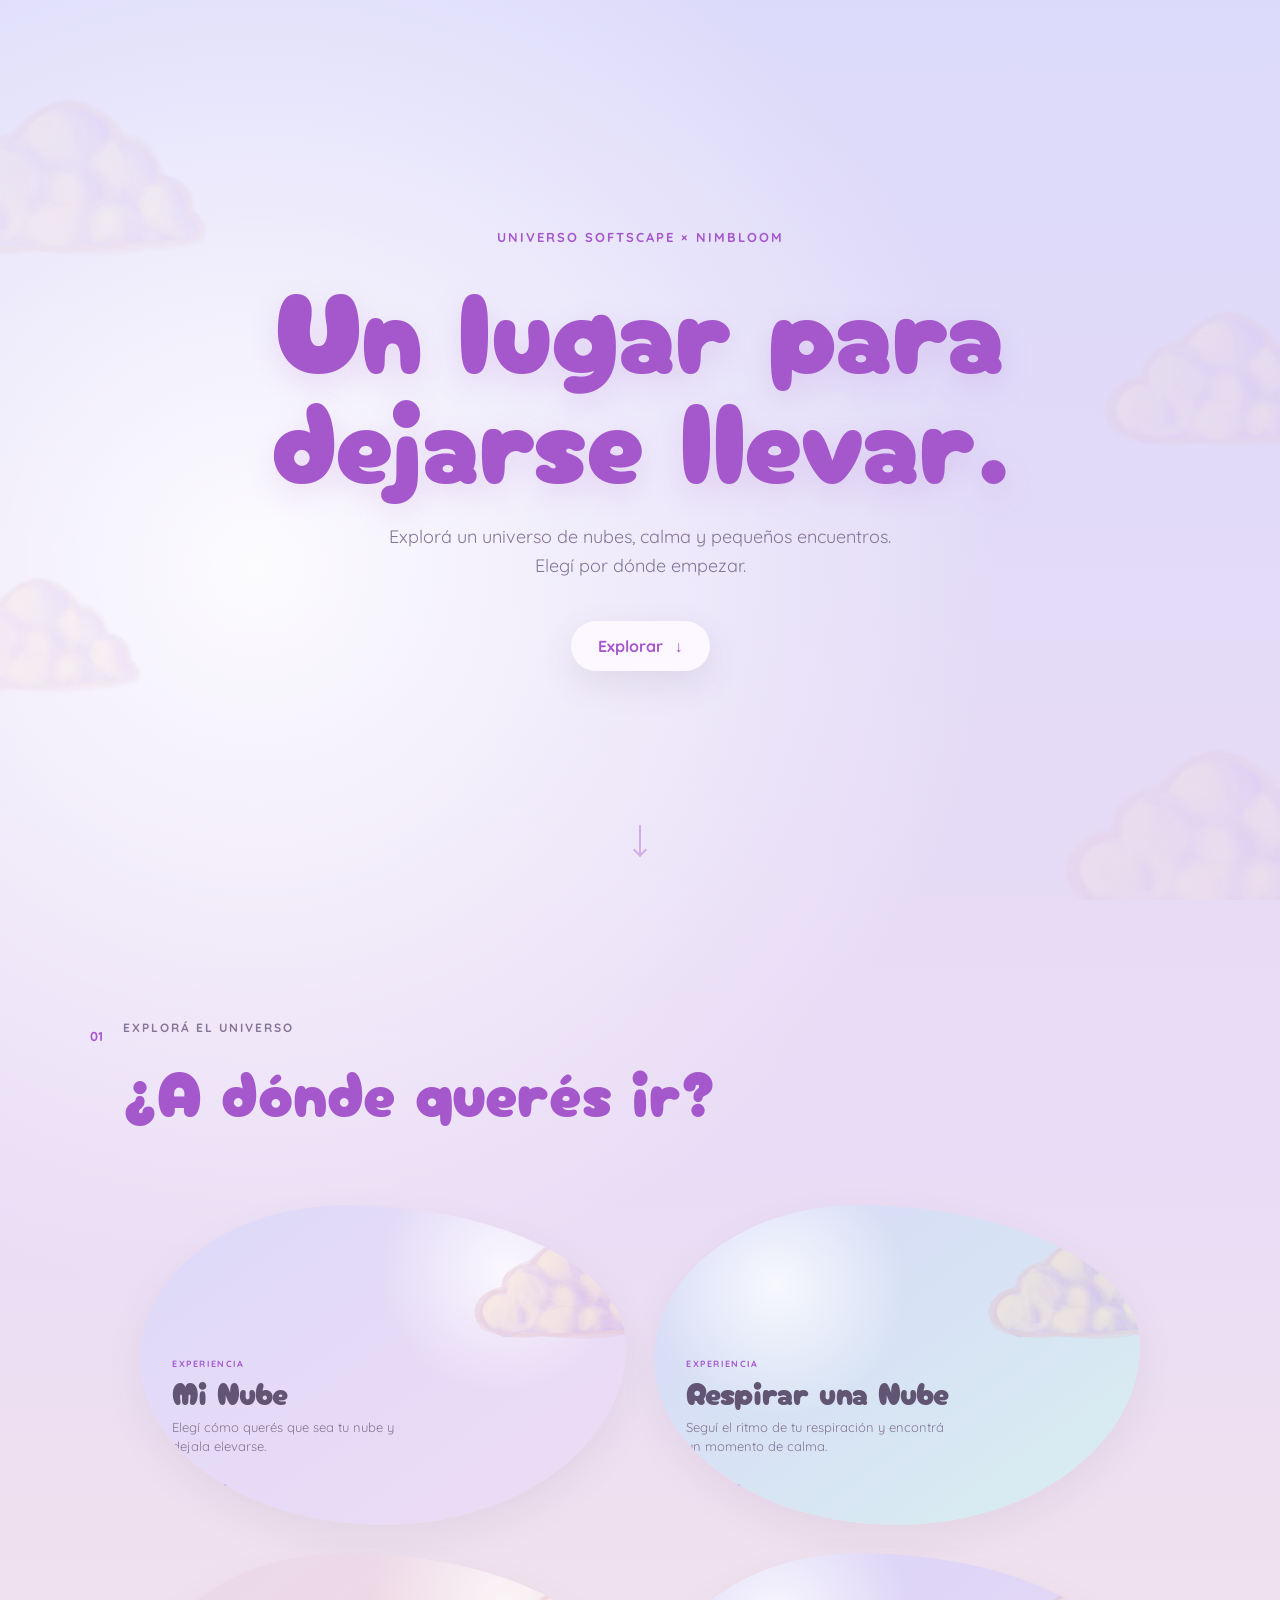
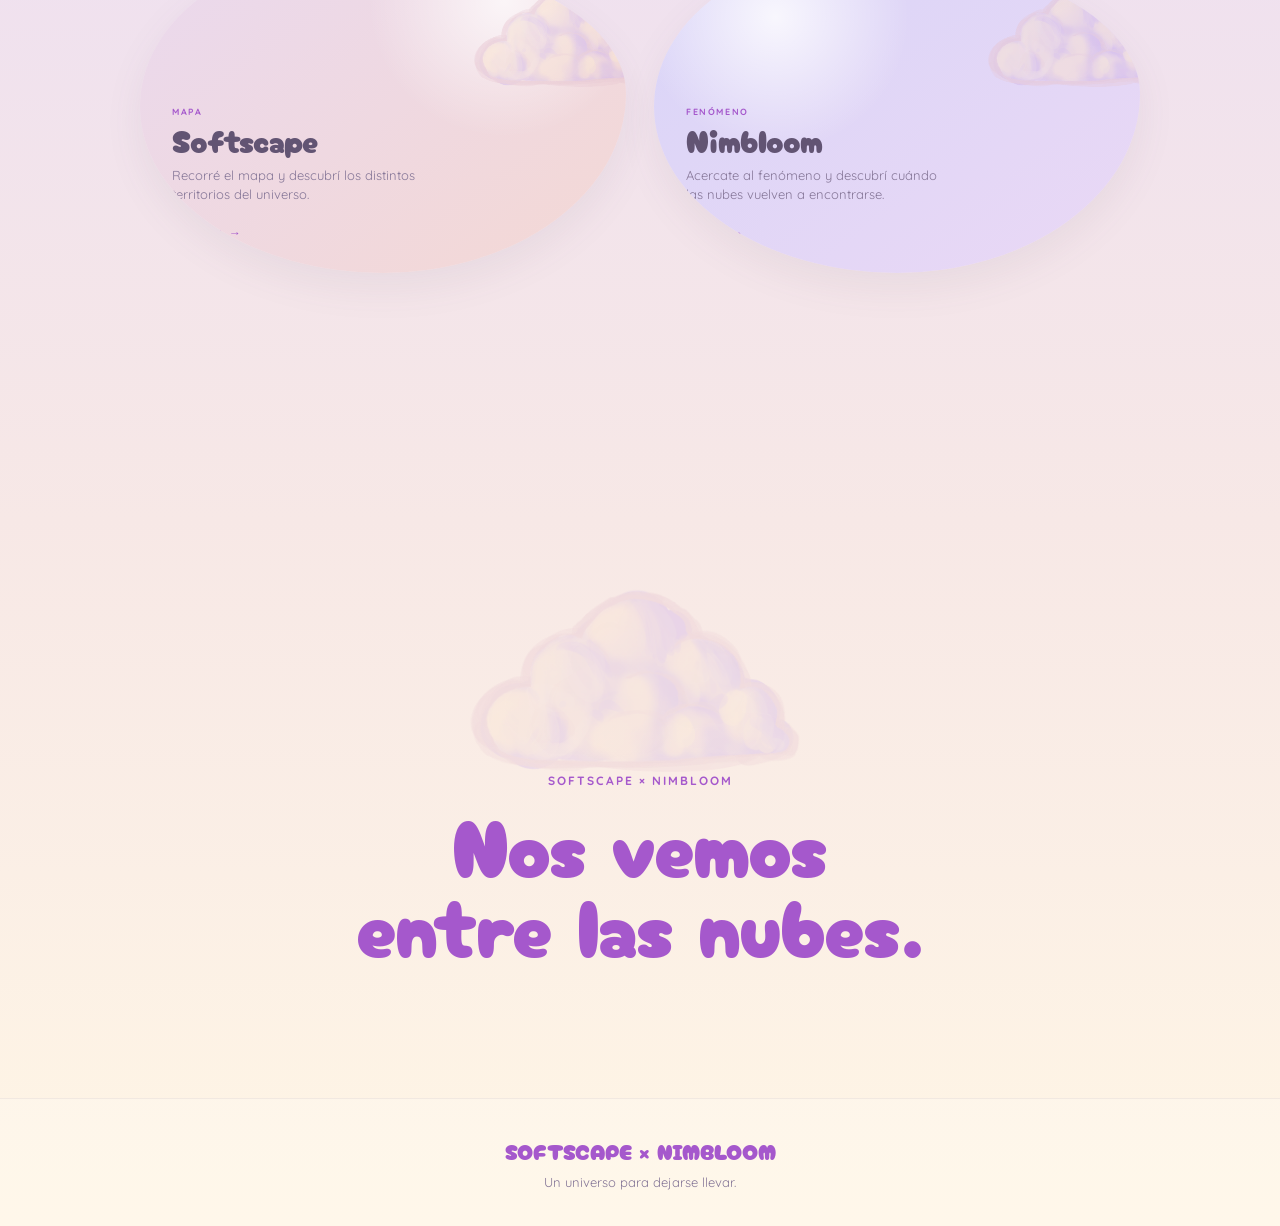
<file: index.html>
<!DOCTYPE html>
<html lang="es">

<head>
    <meta charset="UTF-8">
    <meta name="viewport" content="width=device-width, initial-scale=1.0">

    <title>Softscape × Nimbloom</title>

    <!-- Tipografías -->
    <link rel="preconnect" href="https://fonts.googleapis.com">
    <link rel="preconnect" href="https://fonts.gstatic.com" crossorigin>

    <link
        href="https://fonts.googleapis.com/css2?family=Cherry+Bomb+One&family=Quicksand:wght@400;500;600;700&display=swap"
        rel="stylesheet">

    <link rel="stylesheet" href="style.css">
</head>

<body>

    <!-- NUBES DE FONDO -->
    <div class="fondo-nubes">

        <img src="img/nube.png" class="nube nube-1" alt="">
        <img src="img/nube.png" class="nube nube-2" alt="">
        <img src="img/nube.png" class="nube nube-3" alt="">
        <img src="img/nube.png" class="nube nube-4" alt="">

    </div>


    <!-- CONTENIDO PRINCIPAL -->
    <main>

        <!-- =========================
             HERO
        ========================== -->

        <section class="hero">

            <div class="hero-contenido">

                <p class="mini-titulo">
                    UNIVERSO SOFTSCAPE × NIMBLOOM
                </p>

                <h1>
                    Un lugar para<br>
                    dejarse llevar.
                </h1>

                <p class="descripcion">
                    Explorá un universo de nubes, calma y pequeños
                    encuentros. Elegí por dónde empezar.
                </p>

                <button class="boton-explorar" id="explorar">
                    Explorar
                    <span>↓</span>
                </button>

            </div>


            <!-- INDICADOR DE SCROLL -->
            <div class="flecha-scroll">
                <span></span>
            </div>

        </section>


        <!-- =========================
             PORTAL
        ========================== -->

        <section class="portal" id="portal">

            <div class="titulo-seccion">

                <span>01</span>

                <div>

                    <p>EXPLORÁ EL UNIVERSO</p>

                    <h2>
                        ¿A dónde querés ir?
                    </h2>

                </div>

            </div>


            <!-- =========================
                 TERRITORIOS
            ========================== -->

            <div class="territorios">


                <!-- MI NUBE -->

                <a
                    href="mi-nube/index.html"
                    class="territorio territorio-1"
                >

                    <div class="numero">
                        01
                    </div>


                    <div class="territorio-nube">

                        <img
                            src="img/nube.png"
                            alt=""
                        >

                    </div>


                    <div class="territorio-texto">

                        <p class="categoria">
                            EXPERIENCIA
                        </p>

                        <h3>
                            Mi Nube
                        </h3>

                        <p>
                            Elegí cómo querés que sea tu nube
                            y dejala elevarse.
                        </p>

                        <span class="entrar">
                            Entrar
                            <span>→</span>
                        </span>

                    </div>

                </a>



                <!-- RESPIRAR UNA NUBE -->

                <a
                    href="respiracion/index.html"
                    class="territorio territorio-2"
                >

                    <div class="numero">
                        02
                    </div>


                    <div class="territorio-nube">

                        <img
                            src="img/nube.png"
                            alt=""
                        >

                    </div>


                    <div class="territorio-texto">

                        <p class="categoria">
                            EXPERIENCIA
                        </p>

                        <h3>
                            Respirar una Nube
                        </h3>

                        <p>
                            Seguí el ritmo de tu respiración
                            y encontrá un momento de calma.
                        </p>

                        <span class="entrar">
                            Entrar
                            <span>→</span>
                        </span>

                    </div>

                </a>



                <!-- SOFTSCAPE -->

                <a
                    href="./islas/index.html"
                    class="territorio territorio-3"
                >

                    <div class="numero">
                        03
                    </div>


                    <div class="territorio-nube">

                        <img
                            src="img/nube.png"
                            alt=""
                        >

                    </div>


                    <div class="territorio-texto">

                        <p class="categoria">
                            MAPA
                        </p>

                        <h3>
                            Softscape
                        </h3>

                        <p>
                            Recorré el mapa y descubrí los
                            distintos territorios del universo.
                        </p>

                        <span class="entrar">
                            Explorar
                            <span>→</span>
                        </span>

                    </div>

                </a>



                <!-- NIMBLOOM -->

                <a
                    href="nimbloom/index.html"
                    class="territorio territorio-4"
                >

                    <div class="numero">
                        04
                    </div>


                    <div class="territorio-nube">

                        <img
                            src="img/nube.png"
                            alt=""
                        >

                    </div>


                    <div class="territorio-texto">

                        <p class="categoria">
                            FENÓMENO
                        </p>

                        <h3>
                            Nimbloom
                        </h3>

                        <p>
                            Acercate al fenómeno y descubrí
                            cuándo las nubes vuelven a encontrarse.
                        </p>

                        <span class="entrar">
                            Entrar
                            <span>→</span>
                        </span>

                    </div>

                </a>


            </div>

        </section>



        <!-- =========================
             CIERRE
        ========================== -->

        <section class="cierre">

            <div class="cierre-nube">

                <img
                    src="img/nube.png"
                    alt=""
                >

            </div>


            <p>
                SOFTSCAPE × NIMBLOOM
            </p>


            <h2>
                Nos vemos<br>
                entre las nubes.
            </h2>

        </section>

    </main>



    <!-- =========================
         FOOTER
    ========================== -->

    <footer>

        <p>
            SOFTSCAPE × NIMBLOOM
        </p>

        <span>
            Un universo para dejarse llevar.
        </span>

    </footer>



    <!-- JAVASCRIPT -->

    <script src="script.js"></script>

</body>

</html>
</file>
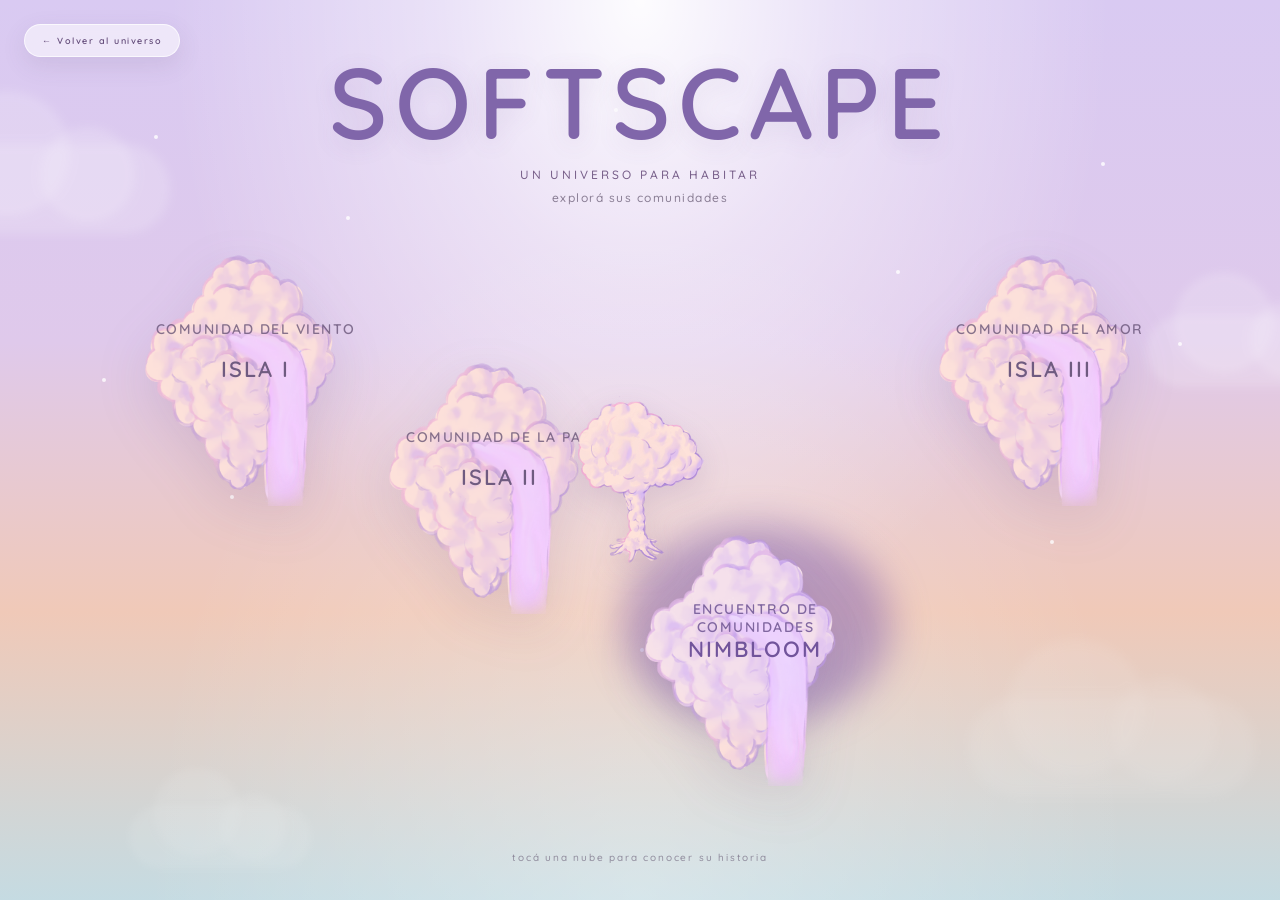
<file: islas/index.html>
<!DOCTYPE html>
<html lang="es">

<head>
    <meta charset="UTF-8">
    <meta name="viewport" content="width=device-width, initial-scale=1.0">

    <title>Softscape | Mapa</title>

    <!-- FUENTE -->
    <link rel="preconnect" href="https://fonts.googleapis.com">
    <link rel="preconnect" href="https://fonts.gstatic.com" crossorigin>

    <link href="https://fonts.googleapis.com/css2?family=Quicksand:wght@400;500;600;700&display=swap"
        rel="stylesheet">

    <style>

        /* =====================================================
           BASE
        ===================================================== */

        * {
            box-sizing: border-box;
            margin: 0;
            padding: 0;
        }

        :root {
            --lavanda: #cdb9ed;
            --lavanda-clara: #e8def8;
            --lila: #9c82c7;
            --lila-profundo: #8065ad;

            --rosa: #e9b9c8;
            --durazno: #f1c5a7;

            --amarillo: #f5df9b;

            --texto: #625473;
            --texto-suave: #857697;

            --blanco: #fffdfd;
        }

        body {
            font-family: "Quicksand", sans-serif;
            overflow: hidden;
            color: var(--texto);
        }


        /* =====================================================
           MAPA
        ===================================================== */

        #mapa {
            width: 100vw;
            height: 100vh;
            position: relative;
            overflow: hidden;

            background:
                radial-gradient(
                    ellipse at 50% 0%,
                    rgba(255,255,255,.95) 0%,
                    rgba(255,255,255,.45) 22%,
                    transparent 52%
                ),
                linear-gradient(
                    180deg,
                    #d9caf2 0%,
                    #dfc9eb 38%,
                    #f0c9b8 68%,
                    #c5dbe2 100%
                );
        }

        #mapa::after {
            content: "";
            position: absolute;
            inset: 0;

            background:
                radial-gradient(
                    ellipse at 50% 100%,
                    rgba(255,255,255,.3),
                    transparent 55%
                );

            pointer-events: none;
        }


        /* =====================================================
           BOTÓN VOLVER AL UNIVERSO
        ===================================================== */

        .volver-home {
            position: absolute;

            top: 24px;
            left: 24px;

            z-index: 9999;

            padding: 10px 17px;

            border-radius: 50px;

            background: rgba(255,255,255,.55);

            border: 1px solid rgba(255,255,255,.7);

            backdrop-filter: blur(10px);
            -webkit-backdrop-filter: blur(10px);

            box-shadow:
                0 8px 25px rgba(98,84,115,.12);

            color: #624a78;

            font-family: "Quicksand", sans-serif;

            font-size: 9px;

            font-weight: 600;

            letter-spacing: 1.5px;

            text-decoration: none;

            transition: .3s ease;
        }

        .volver-home:hover {
            background: rgba(255,255,255,.8);

            transform: translateY(-2px);

            box-shadow:
                0 12px 30px rgba(98,84,115,.18);
        }


        /* =====================================================
           ESTRELLAS
        ===================================================== */

        .estrella {
            position: absolute;
            width: 4px;
            height: 4px;

            border-radius: 50%;

            background: rgba(255,255,255,.8);

            animation: brillo 5s ease-in-out infinite;

            z-index: 1;
        }

        .e1 { top: 15%; left: 12%; }
        .e2 { top: 24%; left: 27%; animation-delay: 1s; }
        .e3 { top: 12%; left: 48%; animation-delay: 2s; }
        .e4 { top: 30%; left: 70%; animation-delay: 1.5s; }
        .e5 { top: 18%; left: 86%; animation-delay: 3s; }
        .e6 { top: 42%; left: 8%; animation-delay: 2.5s; }
        .e7 { top: 38%; left: 92%; animation-delay: .5s; }
        .e8 { top: 55%; left: 18%; animation-delay: 3.5s; }
        .e9 { top: 60%; left: 82%; animation-delay: 1.2s; }
        .e10 { top: 72%; left: 50%; animation-delay: 2.7s; }

        @keyframes brillo {

            0%, 100% {
                opacity: .2;
                transform: scale(.7);
            }

            50% {
                opacity: .9;
                transform: scale(1.5);
            }
        }


        /* =====================================================
           NUBES DEL FONDO
        ===================================================== */

        .nube-fondo {
            position: absolute;

            width: 260px;
            height: 90px;

            border-radius: 100px;

            background: rgba(255,255,255,.25);

            filter: blur(5px);

            opacity: .7;

            animation: nubeFlota 10s ease-in-out infinite;

            z-index: 2;
        }

        .nube-fondo::before,
        .nube-fondo::after {
            content: "";

            position: absolute;

            background: inherit;

            border-radius: 50%;
        }

        .nube-fondo::before {
            width: 125px;
            height: 125px;

            left: 35px;
            bottom: 18px;
        }

        .nube-fondo::after {
            width: 95px;
            height: 95px;

            right: 35px;
            bottom: 12px;
        }

        .nf1 {
            top: 16%;
            left: -90px;
        }

        .nf2 {
            top: 34%;
            right: -100px;

            transform: scale(.8);

            animation-delay: 2s;
        }

        .nf3 {
            bottom: 2%;
            left: 7%;

            transform: scale(.7);

            opacity: .35;

            animation-delay: 4s;
        }

        .nf4 {
            bottom: 12%;
            right: 3%;

            transform: scale(1.1);

            opacity: .35;

            animation-delay: 6s;
        }

        @keyframes nubeFlota {

            0%, 100% {
                transform: translateY(0);
            }

            50% {
                transform: translateY(-12px);
            }
        }


        /* =====================================================
           ENCABEZADO
        ===================================================== */

        .titulo {
            position: absolute;

            top: 6%;
            left: 50%;

            transform: translateX(-50%);

            width: 90%;

            text-align: center;

            z-index: 20;
        }

        .titulo h1 {
            font-size: clamp(52px, 8vw, 100px);

            font-weight: 600;

            letter-spacing: 7px;

            color: #8066aa;

            line-height: .95;

            text-shadow:
                0 5px 25px rgba(112,82,150,.12);
        }

        .titulo p {
            margin-top: 18px;

            font-size: 12px;

            font-weight: 500;

            letter-spacing: 3px;

            color: #765d88;

            text-transform: uppercase;
        }

        .subtitulo-mapa {
            margin-top: 8px;

            font-size: 12px;

            font-weight: 500;

            letter-spacing: 1.5px;

            color: rgba(82,67,94,.65);
        }


        /* =====================================================
           ISLAS
        ===================================================== */

        .islas {
            position: absolute;
            inset: 0;

            z-index: 10;
        }

        .isla {
            position: absolute;

            width: 230px;
            height: 170px;

            cursor: pointer;

            transition:
                transform .6s cubic-bezier(.2,.8,.2,1),
                filter .6s ease;
        }

        .isla:hover {
            transform: translateY(-13px) scale(1.04);

            filter:
                drop-shadow(
                    0 20px 25px rgba(111,86,137,.16)
                );
        }


        /* =====================================================
           IMAGEN DE LAS ISLAS
        ===================================================== */

        .isla-imagen {
            position: absolute;

            width: 200px;
            height: 350px;

            inset: 0;

            object-fit: contain;

            display: block;

            filter:
                drop-shadow(
                    0 18px 25px rgba(104,77,128,.14)
                );

            transition:
                transform .6s ease,
                filter .6s ease;
        }

        .isla:hover .isla-imagen {
            transform: translateY(-3px);

            filter:
                drop-shadow(
                    0 24px 35px rgba(104,77,128,.19)
                );
        }


        /* =====================================================
           CAPA LILA NIMBLOOM
        ===================================================== */

        #isla4::after {
            content: "";
            position: absolute;
            width: 270px;
            height: 200px;

            background: rgba(119, 86, 173, 0.452);
            mix-blend-mode: color;
            filter: blur(18px);
            border-radius: 50%;
            pointer-events: none;
            z-index: 4;
            transform: translate(-18px, 65px);
        }


        /* =====================================================
           POSICIONES
        ===================================================== */

        #isla1 {
            top: 20%;
            left: 11%;
        }

        #isla2 {
            top: 32%;
            left: 30%;
        }

        #isla3 {
            top: 20%;
            right: 9%;
        }

        #isla4 {
            bottom: 30%;
            right: 32%;
        }


        /* =====================================================
           TEXTOS DE LAS ISLAS
        ===================================================== */

        .nombre-isla {
            position: absolute;

            width: 100%;

            top: 175px;
            left: 0;

            text-align: center;

            font-size: 22px;

            font-weight: 600;

            letter-spacing: 2px;

            color: #6f5b80;

            z-index: 8;
        }

        .comunidad {
            position: absolute;

            width: 100%;

            top: 140px;
            left: 0;

            text-align: center;

            font-size: 14px;

            font-weight: 600;

            letter-spacing: 1.5px;

            text-transform: uppercase;

            color: rgba(92,72,108,.72);

            z-index: 9;
        }


        /* =====================================================
           NIMBLOOM
        ===================================================== */

        #isla4 .nombre-isla {
            color: #71549b;
        }

        #isla4 .comunidad {
            color: #8067a0;
        }


        /* =====================================================
           ÁRBOL NIMBLOOM
        ===================================================== */

        .arbol-punto {
            position: absolute;

            left: 50%;
            bottom: 35%;

            width: 150px;

            text-align: center;

            cursor: pointer;

            z-index: 15;

            transform: translateX(-50%);

            transition:
                transform .5s ease,
                filter .5s ease;
        }

        .arbol-punto img {
            width: 135px;
            height: auto;

            object-fit: contain;

            display: block;

            margin: 0 auto;

            filter:
                drop-shadow(
                    0 10px 15px rgba(104,77,128,.16)
                );

            transition:
                transform .5s ease,
                filter .5s ease;
        }

        .arbol-punto span {
            display: block;

            margin-top: -3px;

            font-family: "Quicksand", sans-serif;

            font-size: 11px;

            font-weight: 600;

            letter-spacing: 1px;

            color: #76558f;

            opacity: 0;

            transform: translateY(5px);

            transition: .3s ease;
        }

        .arbol-punto:hover {
            transform: translateX(-50%) translateY(-8px);
        }

        .arbol-punto:hover img {
            transform: scale(1.06);

            filter:
                drop-shadow(
                    0 15px 22px rgba(104,77,128,.23)
                );
        }

        .arbol-punto:hover span {
            opacity: 1;

            transform: translateY(0);
        }


        /* =====================================================
           INDICACIÓN
        ===================================================== */

        .indicacion {
            position: absolute;

            bottom: 4%;

            left: 50%;

            transform: translateX(-50%);

            width: max-content;
            max-width: 90%;

            font-size: 10px;

            font-weight: 500;

            letter-spacing: 1.8px;

            color: rgba(83,67,96,.55);

            text-align: center;

            z-index: 20;
        }


        /* =====================================================
           MODAL
        ===================================================== */

        .modal {
            position: fixed;
            inset: 0;

            background: rgba(87,67,103,.24);

            backdrop-filter: blur(14px);

            display: none;

            align-items: center;
            justify-content: center;

            padding: 20px;

            z-index: 100;
        }

        .modal.activo {
            display: flex;
        }

        .modal-contenido {
            position: relative;

            width: min(570px, 92vw);

            padding: 45px;

            background:
                linear-gradient(
                    145deg,
                    rgba(255,255,255,.97),
                    rgba(244,237,251,.96)
                );

            border: 1px solid rgba(255,255,255,.7);

            border-radius: 32px;

            box-shadow:
                0 30px 70px rgba(76,57,92,.2);

            animation: aparecer .45s ease;
        }

        @keyframes aparecer {

            from {
                opacity: 0;

                transform:
                    translateY(20px)
                    scale(.96);
            }

            to {
                opacity: 1;

                transform:
                    translateY(0)
                    scale(1);
            }
        }

        .cerrar {
            position: absolute;

            top: 18px;
            right: 20px;

            width: 34px;
            height: 34px;

            border: none;

            border-radius: 50%;

            background: #eee6f5;

            color: #776183;

            font-size: 20px;

            cursor: pointer;

            transition: .3s;
        }

        .cerrar:hover {
            background: #e1d4ed;

            transform: rotate(90deg);
        }

        .modal-contenido h2 {
            font-size: 34px;

            font-weight: 600;

            color: #8065a5;

            margin-bottom: 8px;
        }

        .modal-contenido .sub {
            font-size: 10px;

            font-weight: 600;

            letter-spacing: 2px;

            text-transform: uppercase;

            color: #c68ca2;

            margin-bottom: 28px;
        }

        .dato {
            margin-bottom: 21px;
        }

        .dato h3 {
            font-size: 9px;

            font-weight: 700;

            letter-spacing: 1.8px;

            text-transform: uppercase;

            color: #a16d8b;

            margin-bottom: 7px;
        }

        .dato p {
            font-size: 13px;

            line-height: 1.8;

            color: #66576e;
        }


        /* =====================================================
           MODAL ÁRBOL NIMBLOOM
        ===================================================== */

        .modal-arbol {
            position: fixed;

            inset: 0;

            display: none;

            align-items: center;
            justify-content: center;

            padding: 20px;

            background: rgba(130, 102, 153, 0.575);

            backdrop-filter: blur(14px);

            z-index: 150;
        }

        .modal-arbol.activo {
            display: flex;
        }

        .modal-arbol-contenido {
            position: relative;

            width: min(560px, 92vw);

            max-height: 90vh;

            overflow-y: auto;

            padding: 38px;

            background:
                linear-gradient(
                    145deg,
                    rgba(255,255,255,.98),
                    rgba(244,237,251,.97)
                );

            border: 1px solid rgba(255,255,255,.75);

            border-radius: 32px;

            box-shadow:
                0 30px 70px rgba(76,57,92,.22);

            text-align: center;

            animation: aparecerArbol .45s ease;
        }

        @keyframes aparecerArbol {

            from {
                opacity: 0;

                transform:
                    translateY(20px)
                    scale(.94);
            }

            to {
                opacity: 1;

                transform:
                    translateY(0)
                    scale(1);
            }
        }

        .cerrar-arbol {
            position: absolute;

            top: 18px;
            right: 20px;

            width: 34px;
            height: 34px;

            border: none;

            border-radius: 50%;

            background: #eee6f5;

            color: #776183;

            font-size: 20px;

            cursor: pointer;

            transition: .3s;
        }

        .cerrar-arbol:hover {
            background: #e1d4ed;

            transform: rotate(90deg);
        }

        .arbol-modal-imagen {
            width: 145px;

            max-height: 180px;

            object-fit: contain;

            margin-bottom: 5px;

            filter:
                drop-shadow(
                    0 10px 15px rgba(104,77,128,.12)
                );
        }

        .modal-arbol-contenido h2 {
            font-size: 30px;

            font-weight: 600;

            letter-spacing: 2px;

            color: #8065a5;

            margin-bottom: 8px;
        }

        .arbol-subtitulo {
            margin-bottom: 22px;

            font-size: 10px;

            font-weight: 600;

            letter-spacing: 1.8px;

            text-transform: uppercase;

            color: #c68ca2;
        }

        .arbol-descripcion {
            max-width: 470px;

            margin: 0 auto 24px;

            font-size: 13px;

            line-height: 1.8;

            color: #66576e;
        }

        .arbol-dato {
            margin: 12px auto;

            padding: 14px 18px;

            max-width: 450px;

            border-radius: 20px;

            background: rgba(205,185,237,.25);

            border: 1px solid rgba(156,130,199,.12);

            font-size: 13px;

            line-height: 1.7;

            color: #66576e;
        }

        .arbol-dato strong {
            display: block;

            margin-bottom: 4px;

            font-size: 9px;

            font-weight: 700;

            letter-spacing: 1.8px;

            color: #9c6f8d;
        }

        /* COORDENADAS CLICKEABLES */

        .arbol-coordenadas {
            display: inline-block;

            color: #8065ad;

            font-weight: 600;

            text-decoration: underline;

            text-decoration-color: rgba(128,101,173,.35);

            text-underline-offset: 4px;

            transition: .3s ease;
        }

        .arbol-coordenadas:hover {
            color: #a558cc;

            text-decoration-color: #a558cc;
        }


        /* =====================================================
           PANTALLA NIMBLOOM
        ===================================================== */

        #nimbloom {
            position: fixed;
            inset: 0;

            display: none;

            overflow: auto;

            background:
                radial-gradient(
                    ellipse at 50% 15%,
                    rgba(255,255,255,.9),
                    transparent 42%
                ),
                linear-gradient(
                    180deg,
                    #ddd0f5,
                    #d4c1ed 48%,
                    #bca1df 100%
                );

            z-index: 200;
        }

        #nimbloom.activo {
            display: block;
        }


        /* =====================================================
           NUBES NIMBLOOM
        ===================================================== */

        .nubes-nimbloom {
            position: absolute;

            inset: 0;

            overflow: hidden;

            pointer-events: none;
        }

        .nube-nimbloom {
            position: absolute;

            width: 290px;
            height: 100px;

            border-radius: 100px;

            background: rgba(255,255,255,.28);

            filter: blur(4px);

            animation: flotar 9s ease-in-out infinite;
        }

        .nube-nimbloom::before,
        .nube-nimbloom::after {
            content: "";

            position: absolute;

            background: inherit;

            border-radius: 50%;
        }

        .nube-nimbloom::before {
            width: 140px;
            height: 140px;

            left: 40px;
            bottom: 20px;
        }

        .nube-nimbloom::after {
            width: 105px;
            height: 105px;

            right: 38px;
            bottom: 18px;
        }

        .nn1 {
            top: 12%;
            left: -80px;
        }

        .nn2 {
            top: 50%;
            right: -100px;

            animation-delay: 2s;
        }

        .nn3 {
            bottom: 5%;
            left: 15%;

            animation-delay: 4s;
        }

        @keyframes flotar {

            0%,100% {
                transform: translateY(0);
            }

            50% {
                transform: translateY(-16px);
            }
        }


        /* =====================================================
           CONTENIDO NIMBLOOM
        ===================================================== */

        .nimbloom-contenido {
            position: relative;

            z-index: 10;

            min-height: 100vh;

            display: flex;

            flex-direction: column;

            align-items: center;

            justify-content: center;

            text-align: center;

            padding: 80px 20px;
        }

        .nimbloom-contenido h1 {
            font-size: clamp(60px, 11vw, 135px);

            font-weight: 600;

            letter-spacing: 7px;

            color: #8064a9;

            line-height: .9;

            text-shadow:
                0 8px 30px rgba(107,77,145,.13);
        }

        .nimbloom-subtitulo {
            margin-top: 20px;

            font-size: 11px;

            font-weight: 600;

            letter-spacing: 3px;

            text-transform: uppercase;

            color: #755b88;
        }

        .nimbloom-descripcion {
            max-width: 590px;

            margin-top: 28px;

            font-size: 14px;

            line-height: 1.9;

            color: #62536e;
        }


        /* =====================================================
           BOTONES
        ===================================================== */

        .botones-nimbloom {
            display: flex;

            flex-wrap: wrap;

            justify-content: center;

            gap: 12px;

            margin-top: 35px;
        }

        .boton-nimbloom {
            border: 1px solid rgba(113,83,151,.25);

            background: rgba(255,255,255,.35);

            backdrop-filter: blur(8px);

            padding: 13px 23px;

            border-radius: 50px;

            font-family: "Quicksand", sans-serif;

            font-size: 10px;

            font-weight: 600;

            letter-spacing: 1.8px;

            color: #654b7d;

            cursor: pointer;

            transition: .35s ease;
        }

        .boton-nimbloom:hover {
            background: rgba(255,255,255,.62);

            transform: translateY(-3px);

            box-shadow:
                0 10px 25px rgba(96,72,119,.12);
        }


        /* =====================================================
           INFORMACIÓN NIMBLOOM
        ===================================================== */

        #infoNimbloom {
            width: min(680px, 90vw);

            margin-top: 32px;

            padding: 28px 30px;

            border-radius: 27px;

            background: rgba(255,255,255,.28);

            border: 1px solid rgba(255,255,255,.4);

            backdrop-filter: blur(12px);

            display: none;

            color: #62536e;
        }

        #infoNimbloom.activo {
            display: block;

            animation: aparecer .4s ease;
        }

        #infoNimbloom h2 {
            font-size: 30px;

            font-weight: 600;

            color: #76599a;

            margin-bottom: 10px;
        }

        #infoNimbloom p {
            font-size: 13px;

            line-height: 1.8;
        }


        /* =====================================================
           VOLVER
        ===================================================== */

        .volver {
            position: absolute;

            top: 24px;
            left: 24px;

            z-index: 20;

            border: 1px solid rgba(106,80,133,.22);

            background: rgba(255,255,255,.32);

            backdrop-filter: blur(8px);

            padding: 10px 17px;

            border-radius: 50px;

            font-family: "Quicksand", sans-serif;

            font-size: 9px;

            font-weight: 600;

            letter-spacing: 1.5px;

            color: #624a78;

            cursor: pointer;

            transition: .3s;
        }

        .volver:hover {
            background: rgba(255,255,255,.6);

            transform: translateX(-2px);
        }


        /* =====================================================
           TRANSICIÓN
        ===================================================== */

        #transicionNimbloom {
            position: fixed;

            inset: 0;

            background: #d9c8f1;

            opacity: 0;

            pointer-events: none;

            z-index: 300;

            transition: opacity .7s ease;
        }

        #transicionNimbloom.activo {
            opacity: 1;
        }


        /* =====================================================
           RESPONSIVE
        ===================================================== */

        @media (max-width: 700px) {

            .volver-home {
                top: 14px;
                left: 14px;

                padding: 8px 13px;

                font-size: 8px;
            }

            .titulo {
                top: 7%;
            }

            .titulo h1 {
                font-size: 48px;

                letter-spacing: 4px;
            }

            .titulo p {
                font-size: 9px;
            }

            .subtitulo-mapa {
                font-size: 9px;
            }

            .isla {
                transform: scale(.72);
            }

            .isla:hover {
                transform: scale(.76) translateY(-8px);
            }

            #isla1 {
                top: 28%;
                left: -8%;
            }

            #isla2 {
                top: 46%;
                left: 22%;
            }

            #isla3 {
                top: 29%;
                right: -12%;
            }

            #isla4 {
                bottom: 9%;
                right: 17%;
            }


            /* ÁRBOL EN CELULAR */

            .arbol-punto {
                left: 50%;
                bottom: 60%;

                width: 115px;

                transform: translateX(-50%);
            }

            .arbol-punto img {
                width: 95px;
            }

            .arbol-punto span {
                opacity: 1;

                transform: none;

                font-size: 9px;
            }

            .arbol-punto:hover {
                transform: translateX(-50%) translateY(-8px);
            }

            .indicacion {
                bottom: 3%;

                font-size: 8px;
            }


            /* MODAL ÁRBOL EN CELULAR */

            .modal-arbol-contenido {
                padding: 34px 22px 28px;
            }

            .arbol-modal-imagen {
                width: 115px;

                max-height: 150px;
            }

            .modal-arbol-contenido h2 {
                font-size: 25px;
            }

            .arbol-subtitulo {
                font-size: 9px;

                line-height: 1.6;
            }

            .arbol-descripcion {
                font-size: 12px;

                line-height: 1.7;
            }

            .arbol-dato {
                font-size: 12px;
            }


            .modal-contenido {
                padding: 38px 25px 30px;
            }

            .modal-contenido h2 {
                font-size: 30px;
            }

            .nimbloom-descripcion {
                font-size: 13px;
            }

            .botones-nimbloom {
                flex-direction: column;
            }

            .boton-nimbloom {
                width: 220px;
            }
        }

    </style>
</head>


<body>


    <!-- =====================================================
         MAPA
    ====================================================== -->

    <main id="mapa">


        <!-- VOLVER AL UNIVERSO -->

        <a href="../index.html" class="volver-home">
            ← Volver al universo
        </a>


        <!-- ESTRELLAS -->

        <div class="estrella e1"></div>
        <div class="estrella e2"></div>
        <div class="estrella e3"></div>
        <div class="estrella e4"></div>
        <div class="estrella e5"></div>
        <div class="estrella e6"></div>
        <div class="estrella e7"></div>
        <div class="estrella e8"></div>
        <div class="estrella e9"></div>
        <div class="estrella e10"></div>


        <!-- NUBES -->

        <div class="nube-fondo nf1"></div>
        <div class="nube-fondo nf2"></div>
        <div class="nube-fondo nf3"></div>
        <div class="nube-fondo nf4"></div>


        <!-- TITULO -->

        <div class="titulo">

            <h1>SOFTSCAPE</h1>

            <p>un universo para habitar</p>

            <div class="subtitulo-mapa">
                explorá sus comunidades
            </div>

        </div>


        <!-- =================================================
             ISLAS
        ================================================== -->

        <div class="islas">


            <!-- ISLA 1 -->

            <div
                class="isla"
                id="isla1"
                onclick="abrirIsla(1)"
            >

                <img
                    src="img/nimbloom isla.png"
                    alt="Isla de la Comunidad del Viento"
                    class="isla-imagen"
                >

                <div class="nombre-isla">
                    ISLA I
                </div>

                <div class="comunidad">
                    Comunidad del Viento
                </div>

            </div>


            <!-- ISLA 2 -->

            <div
                class="isla"
                id="isla2"
                onclick="abrirIsla(2)"
            >

                <img
                    src="img/nimbloom isla.png"
                    alt="Isla de la Comunidad de la Paz"
                    class="isla-imagen"
                >

                <div class="nombre-isla">
                    ISLA II
                </div>

                <div class="comunidad">
                    Comunidad de la Paz
                </div>

            </div>


            <!-- ISLA 3 -->

            <div
                class="isla"
                id="isla3"
                onclick="abrirIsla(3)"
            >

                <img
                    src="img/nimbloom isla.png"
                    alt="Isla de la Comunidad del Amor"
                    class="isla-imagen"
                >

                <div class="nombre-isla">
                    ISLA III
                </div>

                <div class="comunidad">
                    Comunidad del Amor
                </div>

            </div>


            <!-- NIMBLOOM -->

            <div
                class="isla"
                id="isla4"
                onclick="entrarNimbloom()"
            >

                <img
                    src="img/nimbloom isla.png"
                    alt="Isla Nimbloom"
                    class="isla-imagen"
                >

                <div class="nombre-isla">
                    NIMBLOOM
                </div>

                <div class="comunidad">
                    encuentro de comunidades
                </div>

            </div>

        </div>


        <!-- =================================================
             ÁRBOL NIMBLOOM
        ================================================== -->

        <div
            class="arbol-punto"
            onclick="abrirArbol()"
        >

            <img
                src="img/nimbloom arbol.png"
                alt="Árbol intervenido de Nimbloom"
            >

            <span>
                descubrí el suceso
            </span>

        </div>


        <!-- INDICACIÓN -->

        <div class="indicacion">
            tocá una nube para conocer su historia
        </div>


    </main>



    <!-- =====================================================
         MODAL
    ====================================================== -->

    <div
        class="modal"
        id="modalIsla"
        onclick="cerrarModal(event)"
    >

        <div class="modal-contenido">

            <button
                class="cerrar"
                onclick="cerrarModal()"
            >
                ×
            </button>

            <h2 id="modalTitulo">
                Comunidad
            </h2>

            <div
                class="sub"
                id="modalSubtitulo"
            >
                Comunidad de Softscape
            </div>

            <div class="dato">

                <h3>
                    Lugar de encuentro
                </h3>

                <p id="modalLugar"></p>

            </div>

            <div class="dato">

                <h3>
                    La comunidad
                </h3>

                <p id="modalDescripcion"></p>

            </div>

            <div class="dato">

                <h3>
                    Nimbloom
                </h3>

                <p id="modalNimbloom"></p>

            </div>

        </div>

    </div>



    <!-- =====================================================
         MODAL ÁRBOL NIMBLOOM
    ====================================================== -->

    <div
        class="modal-arbol"
        id="modalArbol"
        onclick="cerrarArbol(event)"
    >

        <div class="modal-arbol-contenido">

            <button
                class="cerrar-arbol"
                onclick="cerrarArbol()"
            >
                ×
            </button>


            <img
                src="img/nimbloom arbol.png"
                alt="Árbol intervenido de Nimbloom"
                class="arbol-modal-imagen"
            >


            <h2>
                NIMBLOOM · EL ÁRBOL
            </h2>


            <div class="arbol-subtitulo">
                un fragmento de Softscape apareció en la Facultad
            </div>


            <p class="arbol-descripcion">

                Un árbol cotidiano se transforma en una pequeña
                puerta hacia Softscape. A través de su intervención,
                lo conocido se vuelve extraño y el paisaje del
                universo aparece, por un momento, en un espacio
                que habitamos todos los días.

            </p>


            <div class="arbol-dato">

                <strong>
                    📍 COORDENADAS
                </strong>

                <a
                    class="arbol-coordenadas"
                    href="https://www.google.com/maps/search/?api=1&query=-34.9251122,-57.9417513"
                    target="_blank"
                    rel="noopener noreferrer"
                >
                    -34.9251122, -57.9417513
                </a>

            </div>


            <div class="arbol-dato">

                <strong>
                    ☁ FECHA DEL SUCESO
                </strong>

                Viernes 24 de octubre

            </div>


        </div>

    </div>



    <!-- =====================================================
         NIMBLOOM
    ===================================================== -->

    <section id="nimbloom">


        <div class="nubes-nimbloom">

            <div class="nube-nimbloom nn1"></div>

            <div class="nube-nimbloom nn2"></div>

            <div class="nube-nimbloom nn3"></div>

        </div>


        <button
            class="volver"
            onclick="volverMapa()"
        >
            ← VOLVER AL MAPA
        </button>


        <div class="nimbloom-contenido">

            <h1>NIMBLOOM</h1>

            <div class="nimbloom-subtitulo">
                un encuentro entre comunidades
            </div>

            <p class="nimbloom-descripcion">

                Nimbloom es el momento en el que las distintas
                comunidades de Softscape se encuentran.

                <br><br>

                Cada comunidad aporta su propia nube y,
                al reunirse, se produce un fenómeno que
                transforma el cielo y conecta todos los
                territorios del universo.

            </p>


            <div class="botones-nimbloom">

                <button
                    class="boton-nimbloom"
                    onclick="mostrarInfo('fenomeno')"
                >
                    EL FENÓMENO
                </button>

                <button
                    class="boton-nimbloom"
                    onclick="mostrarInfo('muestra')"
                >
                    LA MUESTRA
                </button>

                <button
                    class="boton-nimbloom"
                    onclick="mostrarInfo('recorrido')"
                >
                    EL RECORRIDO
                </button>

            </div>


            <div id="infoNimbloom">

                <h2 id="infoTitulo"></h2>

                <p id="infoTexto"></p>

            </div>

        </div>

    </section>



    <!-- TRANSICIÓN -->

    <div id="transicionNimbloom"></div>



    <!-- =====================================================
         JAVASCRIPT
    ====================================================== -->

    <script>

        /* =================================================
           INFORMACIÓN
        ================================================== */

        const comunidades = {

            1: {

                titulo: "Comunidad del Viento",

                lugar: "La Laguna de viento",

                descripcion:
                    "Una comunidad que se reúne alrededor de una laguna cubierta por una niebla suave. Sus habitantes buscan momentos de calma, silencio y conexión con el entorno.",

                nimbloom:
                    "Durante Nimbloom, la Comunidad del Viento se encuentra con las demás comunidades y aporta una nube de tonos cálidos y suaves al fenómeno."

            },

            2: {

                titulo: "Comunidad de la Paz",

                lugar: "Los Jardines Suspendidos",

                descripcion:
                    "Un pequeño territorio elevado entre nubes, donde las personas se encuentran para descansar, conversar y compartir pequeñas experiencias cotidianas.",

                nimbloom:
                    "Para Nimbloom, esta comunidad aporta nubes de colores lavanda y rosados que se integran progresivamente al cielo."

            },

            3: {

                titulo: "Comunidad del Amor",

                lugar: "El Valle del Amor",

                descripcion:
                    "Una comunidad ubicada en un valle iluminado por una luz suave y constante. Es un lugar de encuentro, contemplación y preparación para el fenómeno.",

                nimbloom:
                    "Cuando llega Nimbloom, sus habitantes liberan sus nubes hacia el cielo para encontrarse con las de las otras comunidades."

            }

        };


        /* =================================================
           ABRIR ISLA
        ================================================== */

        function abrirIsla(numero) {

            const comunidad = comunidades[numero];

            document.getElementById("modalTitulo").textContent =
                comunidad.titulo;

            document.getElementById("modalSubtitulo").textContent =
                "Comunidad de Softscape";

            document.getElementById("modalLugar").textContent =
                comunidad.lugar;

            document.getElementById("modalDescripcion").textContent =
                comunidad.descripcion;

            document.getElementById("modalNimbloom").textContent =
                comunidad.nimbloom;

            document
                .getElementById("modalIsla")
                .classList.add("activo");
        }


        /* =================================================
           CERRAR MODAL
        ================================================== */

        function cerrarModal(event) {

            if (
                !event ||
                event.target.id === "modalIsla"
            ) {

                document
                    .getElementById("modalIsla")
                    .classList.remove("activo");

            }

        }


        /* =================================================
           ÁRBOL NIMBLOOM
        ================================================== */

        function abrirArbol() {

            document
                .getElementById("modalArbol")
                .classList.add("activo");

        }


        /* =================================================
           CERRAR MODAL ÁRBOL
        ================================================== */

        function cerrarArbol(event) {

            const modal =
                document.getElementById("modalArbol");

            if (
                !event ||
                event.target === modal
            ) {

                modal.classList.remove("activo");

            }

        }


        /* =================================================
           ENTRAR A NIMBLOOM
        ================================================== */

        function entrarNimbloom() {

            const transicion =
                document.getElementById(
                    "transicionNimbloom"
                );

            transicion.classList.add("activo");

            setTimeout(() => {

                document
                    .getElementById("mapa")
                    .style.display = "none";

                document
                    .getElementById("nimbloom")
                    .classList.add("activo");

                transicion.classList.remove("activo");

                window.scrollTo(0, 0);

            }, 700);

        }


        /* =================================================
           VOLVER
        ================================================== */

        function volverMapa() {

            const transicion =
                document.getElementById(
                    "transicionNimbloom"
                );

            transicion.classList.add("activo");

            setTimeout(() => {

                document
                    .getElementById("nimbloom")
                    .classList.remove("activo");

                document
                    .getElementById("mapa")
                    .style.display = "block";

                transicion.classList.remove("activo");

            }, 700);

        }


        /* =================================================
           INFORMACIÓN NIMBLOOM
        ================================================== */

        function mostrarInfo(tipo) {

            const caja =
                document.getElementById(
                    "infoNimbloom"
                );

            const titulo =
                document.getElementById(
                    "infoTitulo"
                );

            const texto =
                document.getElementById(
                    "infoTexto"
                );


            if (tipo === "fenomeno") {

                titulo.textContent =
                    "El fenómeno";

                texto.textContent =
                    "Nimbloom es un fenómeno astronómico que ocurre cuando las comunidades de Softscape se encuentran. Las nubes de cada territorio se integran en el cielo y generan una transformación de luces y colores. El fenómeno representa la conexión entre las distintas comunidades.";

            }


            if (tipo === "muestra") {

                titulo.textContent =
                    "La muestra";

                texto.textContent =
                    "La experiencia de Nimbloom puede vivirse dentro de una cápsula inmersiva. El espacio está completamente revestido con materiales blandos y una atmósfera de nubes. La persona recibe un indumento con forma de nube y, al abrazarlo, activa el fenómeno.";

            }


            if (tipo === "recorrido") {

                titulo.textContent =
                    "El recorrido";

                texto.textContent =
                    "El recorrido comienza explorando Softscape y sus comunidades. Luego, las personas descubren Nimbloom y llegan hasta la experiencia inmersiva. Allí completan la nube mediante el abrazo, activan el fenómeno y finalmente observan cómo la nube asciende y vuelve a integrarse al cielo.";

            }


            caja.classList.add("activo");

            caja.scrollIntoView({
                behavior: "smooth",
                block: "center"
            });

        }

    </script>

</body>

</html>
</file>
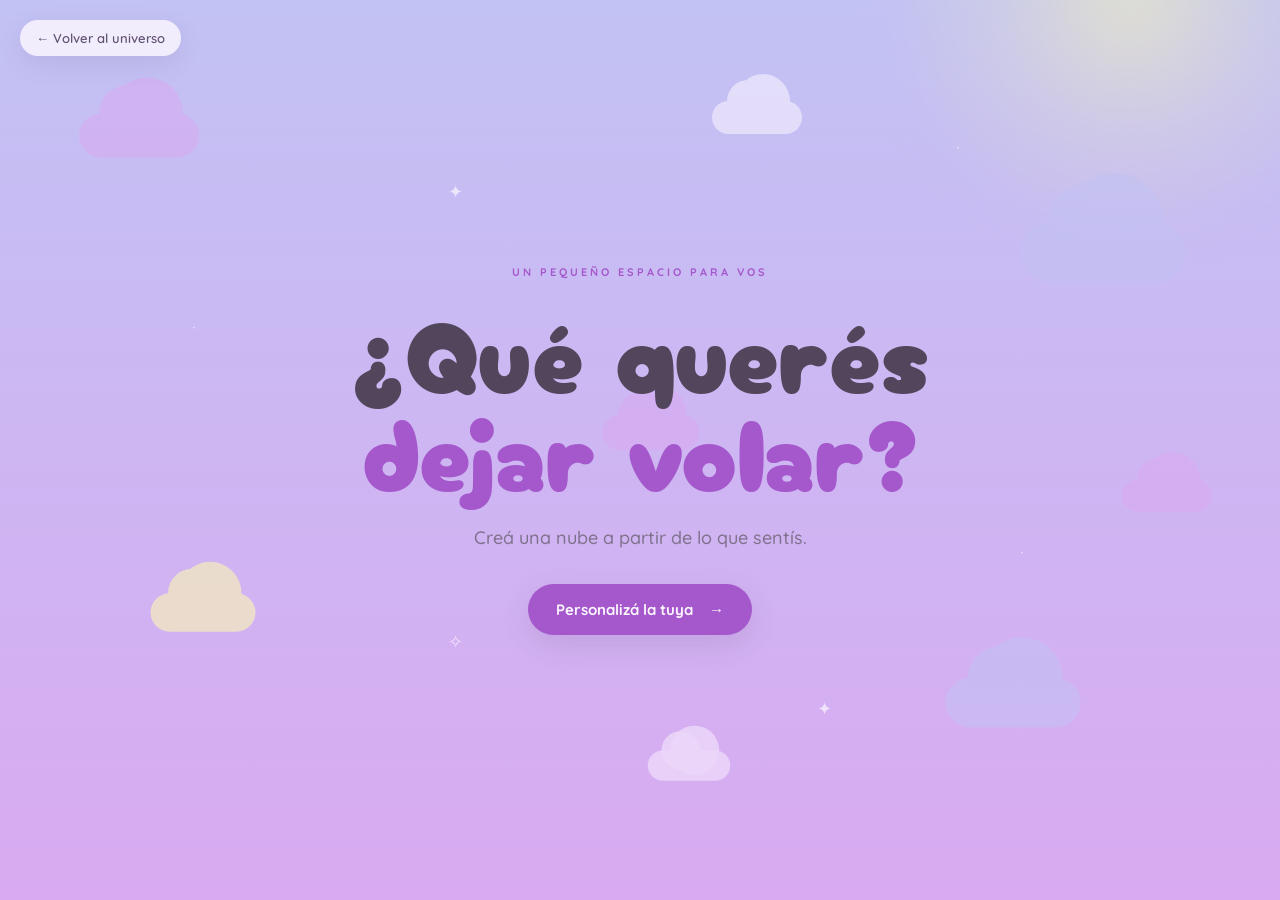
<file: mi-nube/index.html>
<!DOCTYPE html>
<html lang="es">

<head>
  <meta charset="UTF-8">
  <meta name="viewport" content="width=device-width, initial-scale=1.0">

  <title>Mi Nube · Nimbloom</title>

  <!-- Tipografías Nimbloom -->
  <link rel="preconnect" href="https://fonts.googleapis.com">
  <link rel="preconnect" href="https://fonts.gstatic.com" crossorigin>

  <link
    href="https://fonts.googleapis.com/css2?family=Cherry+Bomb+One&family=Quicksand:wght@400;500;600;700&display=swap"
    rel="stylesheet"
  >

  <link rel="stylesheet" href="style.css">
</head>

<body>

  <!-- =====================================================
       BOTÓN VOLVER A LA HOME
  ====================================================== -->

  <a href="../index.html" class="volver-home">
    ← Volver al universo
  </a>


  <!-- =====================================================
       CIELO GENERAL
  ====================================================== -->

  <div class="sky" id="sky">

    <div class="sun-glow"></div>

    <div class="sky-line"></div>

    <div class="cloud cloud-1 pink"></div>
    <div class="cloud cloud-2 blue"></div>
    <div class="cloud cloud-3 yellow"></div>
    <div class="cloud cloud-4 lavender"></div>
    <div class="cloud cloud-5 green"></div>
    <div class="cloud cloud-6 peach"></div>
    <div class="cloud cloud-7 white"></div>
    <div class="cloud cloud-8 pink"></div>

    <div class="stars">
      <span>✦</span>
      <span>·</span>
      <span>✧</span>
      <span>·</span>
      <span>✦</span>
      <span>·</span>
    </div>

  </div>


  <!-- =====================================================
       HOME
  ====================================================== -->

  <section class="screen active" id="home">

    <div class="home-content">

      <p class="eyebrow">
        UN PEQUEÑO ESPACIO PARA VOS
      </p>

      <h1>
        ¿Qué querés<br>
        <span>dejar volar?</span>
      </h1>

      <p class="intro">
        Creá una nube a partir de lo que sentís.
      </p>

      <button class="main-button" onclick="startExperience()">
        Personalizá la tuya
        <span>→</span>
      </button>

    </div>

  </section>


  <!-- =====================================================
       EXPERIENCIA
  ====================================================== -->

  <main class="experience" id="experience">


    <!-- ===================================================
         01 - FORMA
    ==================================================== -->

    <section class="step" id="step-form">

      <div class="step-info">

        <span class="step-number">
          01 / 04
        </span>

        <h2>
          Empecemos por<br>
          <span>su forma.</span>
        </h2>

        <p>
          Elegí la forma que más se parezca
          a lo que querés llevar con vos.
        </p>

      </div>


      <div class="preview-area">

        <div
          class="preview-cloud shape-soft"
          id="previewCloud">

          <div class="cloud-highlight"></div>

        </div>

      </div>


      <div class="options">

        <button class="option selected" data-shape="soft">

          <span class="mini-cloud soft"></span>

          <strong>Suave</strong>

          <small>
            redondita y esponjosa
          </small>

        </button>


        <button class="option" data-shape="light">

          <span class="mini-cloud light"></span>

          <strong>Liviana</strong>

          <small>
            alargada y ligera
          </small>

        </button>


        <button class="option" data-shape="hug">

          <span class="mini-cloud hug"></span>

          <strong>Caricia</strong>

          <small>
            grande y envolvente
          </small>

        </button>


        <button class="option" data-shape="small">

          <span class="mini-cloud small"></span>

          <strong>Pequeña</strong>

          <small>
            compacta y delicada
          </small>

        </button>

      </div>


      <button
        class="next-button"
        onclick="nextStep(2)">

        Continuar →

      </button>

    </section>


    <!-- ===================================================
         02 - COLOR
    ==================================================== -->

    <section class="step" id="step-color">

      <div class="step-info">

        <span class="step-number">
          02 / 04
        </span>

        <h2>
          ¿Cómo te<br>
          <span>sentís hoy?</span>
        </h2>

        <p>
          Elegí el color de la emoción
          que querés guardar en tu nube.
        </p>

      </div>


      <div class="preview-area">

        <div
          class="preview-cloud"
          id="colorCloud">

          <div class="cloud-highlight"></div>

        </div>

        <div
          class="emotion-name"
          id="emotionName">

          Paz

        </div>

      </div>


      <div class="color-options">

        <button
          class="emotion selected"
          data-color="lavender"
          data-name="Paz">

          <span></span>

          <strong>Paz</strong>

          <small>lavanda</small>

        </button>


        <button
          class="emotion"
          data-color="lilac"
          data-name="Cariño">

          <span></span>

          <strong>Cariño</strong>

          <small>lila</small>

        </button>


        <button
          class="emotion"
          data-color="yellow"
          data-name="Radiante">

          <span></span>

          <strong>Radiante</strong>

          <small>amarillo</small>

        </button>


        <button
          class="emotion"
          data-color="white"
          data-name="Nostalgico">

          <span></span>

          <strong>Nostalgico</strong>

          <small>luminosidad</small>

        </button>


        <button
          class="emotion"
          data-color="violet"
          data-name="Esperanza">

          <span></span>

          <strong>Esperanza</strong>

          <small>violeta</small>

        </button>


        <button
          class="emotion"
          data-color="accent"
          data-name="Vitalidad">

          <span></span>

          <strong>Vitalidad</strong>

          <small>acento</small>

        </button>

      </div>


      <button
        class="next-button"
        onclick="nextStep(3)">

        Este es mi color →

      </button>

    </section>


    <!-- ===================================================
         03 - AROMA
    ==================================================== -->

    <section class="step" id="step-scent">

      <div class="step-info">

        <span class="step-number">
          03 / 04
        </span>

        <h2>
          ¿A qué querés<br>
          <span>que huela?</span>
        </h2>

        <p>
          Elegí un aroma para acompañar
          a tu nube.
        </p>

      </div>


      <div class="preview-area">

        <div
          class="preview-cloud"
          id="scentCloud">

          <div class="cloud-highlight"></div>

          <div
            class="scent-particles"
            id="scentParticles">
          </div>

        </div>

        <div
          class="scent-name"
          id="scentName">

          Lavanda

        </div>

      </div>


      <div class="scent-options">

        <button
          class="scent selected"
          data-scent="lavender">

          <span>✿</span>
          <strong>Lavanda</strong>

        </button>


        <button
          class="scent"
          data-scent="rain">

          <span>˚</span>
          <strong>Lluvia</strong>

        </button>


        <button
          class="scent"
          data-scent="flowers">

          <span>✾</span>
          <strong>Flores</strong>

        </button>


        <button
          class="scent"
          data-scent="vanilla">

          <span>·</span>
          <strong>Vainilla</strong>

        </button>


        <button
          class="scent"
          data-scent="forest">

          <span>⌁</span>
          <strong>Bosque</strong>

        </button>


        <button
          class="scent"
          data-scent="citrus">

          <span>○</span>
          <strong>Cítrico</strong>

        </button>

      </div>


      <button
        class="next-button"
        onclick="nextStep(4)">

        Continuar →

      </button>

    </section>


    <!-- ===================================================
         04 - DETALLE
    ==================================================== -->

    <section class="step" id="step-detail">

      <div class="step-info">

        <span class="step-number">
          04 / 04
        </span>

        <h2>
          Un último<br>
          <span>detalle.</span>
        </h2>

        <p>
          Elegí algo pequeño para hacerla
          completamente tuya.
        </p>

      </div>


      <div class="preview-area">

        <div
          class="preview-cloud"
          id="detailCloud">

          <div class="cloud-highlight"></div>

          <div
            class="detail-particles"
            id="detailParticles">
          </div>

        </div>

      </div>


      <div class="detail-options">

        <button
          class="detail selected"
          data-detail="bright">

          <span>✦</span>

          <strong>Softscape</strong>

          <small>
            pequeños destellos
          </small>

        </button>


        <button
          class="detail"
          data-detail="moon">

          <span>☾</span>

          <strong>Nocturna</strong>

          <small>
            una pequeña luna
          </small>

        </button>


        <button
          class="detail"
          data-detail="rainbow">

          <span>◌</span>

          <strong>Iridiscente</strong>

          <small>
            cambia suavemente
          </small>

        </button>


        <button
          class="detail"
          data-detail="simple">

          <span>○</span>

          <strong>Simple</strong>

          <small>
            sin detalles
          </small>

        </button>

      </div>


      <button
        class="next-button"
        onclick="finishCustomization()">

        Terminar mi nube →

      </button>

    </section>


    <!-- ===================================================
         VISTA FINAL
    ==================================================== -->

    <section
      class="step final-preview"
      id="final-preview">

      <div class="finished-cloud-area">

        <div
          class="preview-cloud finished"
          id="finishedCloud">

          <div class="cloud-highlight"></div>

          <div id="finishedParticles"></div>

        </div>

      </div>


      <div class="finished-text">

        <p class="eyebrow">
          TU CREACIÓN
        </p>

        <h2>
          Esta es<br>
          <span>tu nube.</span>
        </h2>

        <p>
          Una pequeña parte de vos,
          lista para dejar volar.
        </p>

        <button
          class="main-button"
          onclick="releaseCloud()">

          Elevar mi nube
          <span>↑</span>

        </button>

      </div>

    </section>

  </main>


  <!-- =====================================================
       ESCENA FINAL / CIELO
  ====================================================== -->

  <section
    class="release-screen"
    id="releaseScreen">

    <div class="release-sky">


      <!-- NUBES -->

      <div class="sky-clouds-final">

        <img
          src="img/nube.png"
          class="sky-nube sky-nube-1"
          alt="Nube">

        <img
          src="img/nube.png"
          class="sky-nube sky-nube-2"
          alt="Nube">

        <img
          src="img/nube.png"
          class="sky-nube sky-nube-3"
          alt="Nube">

        <img
          src="img/nube.png"
          class="sky-nube sky-nube-4"
          alt="Nube">

        <img
          src="img/nube.png"
          class="sky-nube sky-nube-5"
          alt="Nube">

      </div>


      <!-- ESTRELLAS -->

      <div class="final-stars">

        <span>✦</span>
        <span>✧</span>
        <span>·</span>
        <span>✦</span>
        <span>·</span>
        <span>✧</span>

      </div>


      <!-- NUBE PERSONALIZADA -->

      <div
        class="flying-cloud"
        id="flyingCloud">

        <img
          src="img/nube.png"
          class="nube-imagen"
          id="nubeImagen"
          alt="Tu nube personalizada">

        <div id="flyingParticles"></div>

      </div>


      <!-- MANOS -->

      <div
        class="hands"
        id="hands">

        <div class="hand-left"></div>

        <div class="hand-right"></div>

      </div>


      <!-- MENSAJE DEL ABRAZO -->

      <div
        class="hug-message"
        id="hugMessage">

        <p>
          Un último abrazo antes de dejarla volar.
        </p>

      </div>


      <!-- MENSAJE DURANTE LA SUBIDA -->

      <div
        class="release-message"
        id="releaseMessage">

        <p>
          Lo que sentís también puede transformarse.
        </p>

      </div>


      <!-- MENSAJE FINAL -->

      <div
        class="final-message"
        id="finalMessage">

        <p class="eyebrow">
          AHORA
        </p>

        <h2>
          También forma<br>
          <span>parte del cielo.</span>
        </h2>

        <p class="final-subtitle">
          Tu nube se encuentra con las demás.
        </p>

        <button
          class="main-button"
          onclick="restart()">

          Crear otra nube
          <span>↻</span>

        </button>

      </div>

    </div>

  </section>


  <script src="script.js"></script>

</body>

</html>
</file>
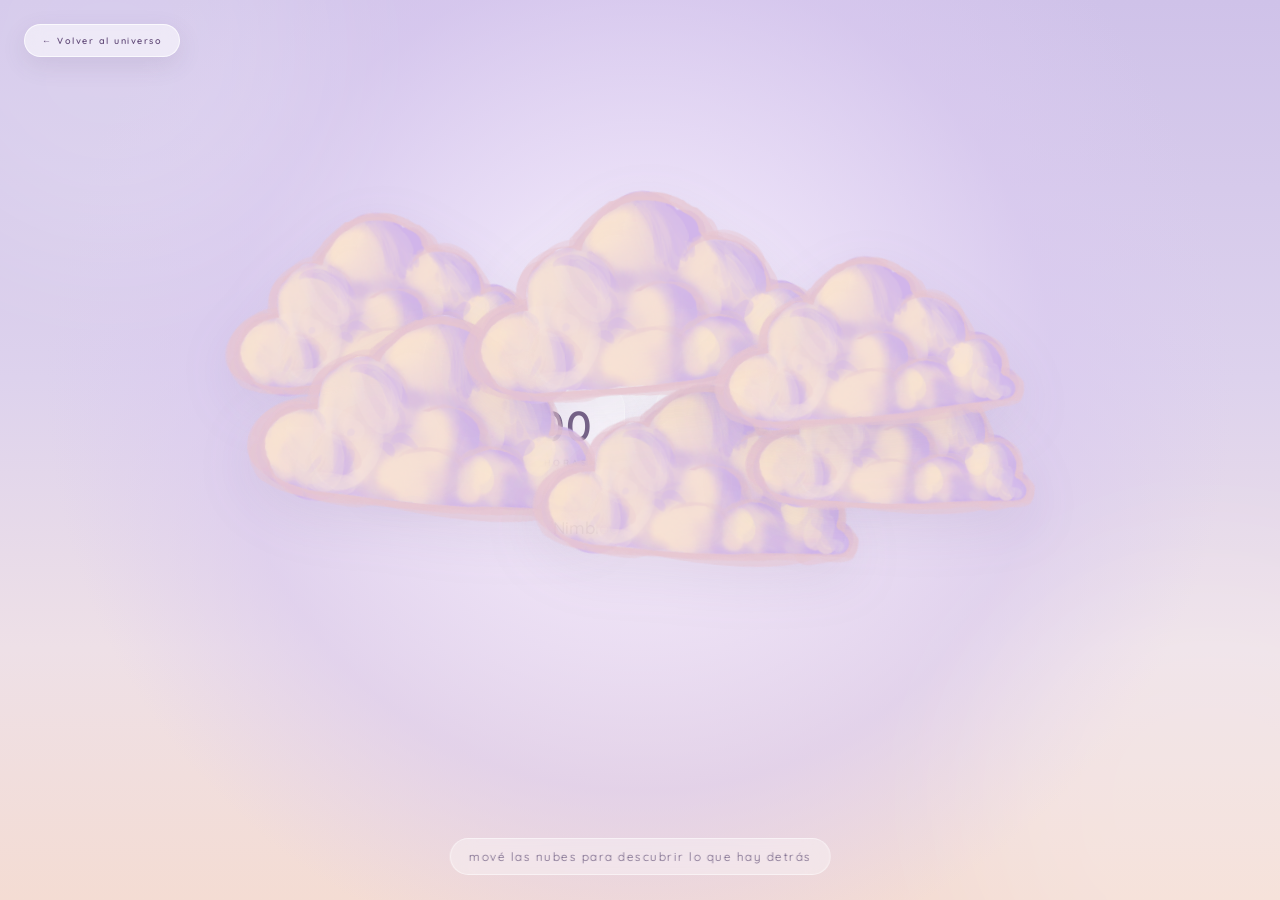
<file: nimbloom/index.html>
<!DOCTYPE html>
<html lang="es">

<head>

<meta charset="UTF-8">

<meta name="viewport" content="width=device-width, initial-scale=1.0">

<title>Nimbloom</title>

<link rel="icon" type="image/x-icon" href="img/nimbloom.png">

<style>

@import url('https://fonts.googleapis.com/css2?family=Quicksand:wght@400;500;600;700&display=swap');

* {
    box-sizing: border-box;
}

html,
body {
    margin: 0;
    width: 100%;
    height: 100%;
}

body {

    overflow: hidden;

    font-family: 'Quicksand', sans-serif;

    color: #655878;

    display: flex;
    justify-content: center;
    align-items: center;

    background:
        radial-gradient(
            circle at 50% 42%,
            rgba(255,255,255,0.95) 0%,
            rgba(239,228,250,0.75) 25%,
            rgba(218,202,240,0.6) 50%,
            transparent 72%
        ),
        linear-gradient(
            180deg,
            #cfc2e9 0%,
            #ddd2ed 42%,
            #eee0e7 72%,
            #f4dcd3 100%
        );
}


/* =====================================================
   FONDO
   ===================================================== */

.fondo {

    position: fixed;

    inset: 0;

    overflow: hidden;

    pointer-events: none;
}


/* LUCES */

.luz {

    position: absolute;

    width: 420px;
    height: 420px;

    border-radius: 50%;

    background: rgba(255,255,255,0.18);

    filter: blur(70px);

    animation: respirar 9s ease-in-out infinite;
}

.luz1 {

    top: -160px;
    left: -100px;
}

.luz2 {

    right: -180px;
    bottom: -150px;

    width: 500px;
    height: 500px;

    animation-delay: -4s;
}

@keyframes respirar {

    0%, 100% {

        transform: scale(1);

        opacity: .65;
    }

    50% {

        transform: scale(1.12);

        opacity: .95;
    }
}


/* =====================================================
   CONTENIDO
   ===================================================== */

.contenedor {

    position: relative;

    z-index: 2;

    width: min(90%, 900px);

    text-align: center;

    display: flex;

    flex-direction: column;

    align-items: center;
}


/* =====================================================
   LOGO
   ===================================================== */

.logo {

    font-size: 15px;

    font-weight: 600;

    letter-spacing: 7px;

    color: #806ca1;

    margin-bottom: 32px;
}


/* =====================================================
   TEXTO "FALTAN"
   ===================================================== */

.faltan {

    font-size: 17px;

    font-weight: 500;

    letter-spacing: 3px;

    color: #77678b;

    margin-bottom: 18px;
}


/* =====================================================
   RELOJ
   ===================================================== */

.reloj {

    display: flex;

    justify-content: center;

    align-items: center;

    gap: 12px;

    margin-bottom: 28px;
}


.bloque {

    width: 118px;

    padding: 20px 14px 17px;

    background: rgba(255,255,255,.3);

    border: 1px solid rgba(255,255,255,.55);

    border-radius: 24px;

    backdrop-filter: blur(15px);

    -webkit-backdrop-filter: blur(15px);

    box-shadow:
        0 15px 35px rgba(111,88,135,.07);
}


.numero {

    font-size: 42px;

    font-weight: 600;

    color: #756287;

    line-height: 1;

    letter-spacing: 1px;
}


.etiqueta {

    margin-top: 10px;

    font-size: 9px;

    font-weight: 600;

    letter-spacing: 3px;

    color: #9383a2;
}


/* DOS PUNTOS */

.punto {

    font-size: 25px;

    font-weight: 600;

    color: #9b89ac;

    margin-top: -12px;

    opacity: .75;
}


/* =====================================================
   FRASE
   ===================================================== */

.frase {

    max-width: 520px;

    font-size: 17px;

    line-height: 1.6;

    font-weight: 500;

    color: #7d6e8d;

    transition:
        opacity .5s ease,
        transform .5s ease;
}


/* =====================================================
   BOTÓN CALENDARIO
   ===================================================== */

.calendario {

    margin-top: 22px;

    padding: 13px 22px;

    border-radius: 50px;

    border: 1px solid rgba(255,255,255,.7);

    background: rgba(255,255,255,.38);

    backdrop-filter: blur(12px);

    -webkit-backdrop-filter: blur(12px);

    box-shadow:
        0 10px 28px rgba(111,88,135,.10);

    color: #69547c;

    font-family: 'Quicksand', sans-serif;

    font-size: 12px;

    font-weight: 600;

    letter-spacing: 1px;

    cursor: pointer;

    opacity: 0;

    transform: translateY(10px);

    pointer-events: none;

    transition:
        opacity .7s ease,
        transform .7s ease,
        background .3s ease,
        box-shadow .3s ease;
}


.calendario.visible {

    opacity: 1;

    transform: translateY(0);

    pointer-events: auto;
}


.calendario:hover {

    background: rgba(255,255,255,.7);

    box-shadow:
        0 14px 32px rgba(111,88,135,.16);

    transform: translateY(-2px);
}


/* =====================================================
   ZONA DE NUBES
   ===================================================== */

.nubes-arrastrables {

    position: fixed;

    inset: 0;

    width: 100%;
    height: 100%;

    z-index: 1000;

    pointer-events: none;
}


/* =====================================================
   NUBES
   ===================================================== */

.nube-arrastrable {

    position: absolute;

    height: auto;

    user-select: none;

    -webkit-user-select: none;

    -webkit-user-drag: none;

    cursor: grab;

    touch-action: none;

    pointer-events: auto;

    filter:
        drop-shadow(
            0 18px 25px rgba(111, 87, 139, .10)
        );

    transition:
        filter .25s ease,
        opacity .4s ease;
}


/* cuando la agarrás */

.nube-arrastrable.agarrada {

    cursor: grabbing;

    filter:
        drop-shadow(
            0 25px 35px rgba(111, 87, 139, .18)
        );

    transition: none;

    z-index: 2000;
}


/* =====================================================
   POSICIONES INICIALES
   ===================================================== */

.nube1 {

    width: 340px;

    left: calc(30% - 170px);

    top: 20%;

    transform: rotate(-7deg);

    z-index: 1001;
}


.nube2 {

    width: 390px;

    left: calc(30% - 140px);

    top: 31%;

    transform: rotate(6deg);

    z-index: 1002;
}


.nube3 {

    width: 350px;

    left: calc(55% - 175px);

    top: 39%;

    transform: rotate(4deg);

    z-index: 1003;
}


.nube4 {

    width: 400px;

    left: calc(47% - 150px);

    top: 17%;

    transform: rotate(-5deg);

    z-index: 1004;
}


.nube5 {

    width: 310px;

    left: calc(70% - 155px);

    top: 36%;

    transform: rotate(2deg);

    z-index: 1005;
}


.nube6 {

    width: 330px;

    left: calc(70% - 190px);

    top: 25%;

    transform: rotate(-4deg);

    z-index: 1006;
}


/* =====================================================
   INDICACIÓN
   ===================================================== */

.indicacion {

    position: fixed;

    z-index: 3000;

    left: 50%;

    bottom: 25px;

    transform: translateX(-50%);

    padding: 10px 18px;

    border-radius: 30px;

    background: rgba(255,255,255,.35);

    border: 1px solid rgba(255,255,255,.5);

    backdrop-filter: blur(12px);

    -webkit-backdrop-filter: blur(12px);

    color: #766587;

    font-size: 12px;

    letter-spacing: 1.5px;

    pointer-events: none;

    transition:
        opacity .5s ease,
        transform .5s ease;
}


/* cuando ya movió alguna */

.indicacion.oculta {

    opacity: 0;

    transform:
        translateX(-50%)
        translateY(10px);
}


/* =====================================================
   BOTÓN VOLVER AL UNIVERSO
   ===================================================== */

.volver-home {

    position: fixed;

    top: 24px;

    left: 24px;

    z-index: 9999;

    padding: 10px 17px;

    border-radius: 50px;

    background: rgba(255,255,255,.55);

    border: 1px solid rgba(255,255,255,.7);

    backdrop-filter: blur(10px);

    -webkit-backdrop-filter: blur(10px);

    box-shadow:
        0 8px 25px rgba(98,84,115,.12);

    color: #624a78;

    font-family: 'Quicksand', sans-serif;

    font-size: 9px;

    font-weight: 600;

    letter-spacing: 1.5px;

    text-decoration: none;

    transition: .3s ease;
}


.volver-home:hover {

    background: rgba(255,255,255,.8);

    transform: translateY(-2px);

    box-shadow:
        0 12px 30px rgba(98,84,115,.18);
}


/* =====================================================
   MOBILE
   ===================================================== */

@media (max-width: 650px) {

    .logo {

        font-size: 12px;

        letter-spacing: 5px;

        margin-bottom: 24px;
    }


    .reloj {

        gap: 5px;

        width: 100%;
    }


    .bloque {

        width: 67px;

        padding: 15px 5px 13px;

        border-radius: 17px;
    }


    .numero {

        font-size: 23px;
    }


    .etiqueta {

        font-size: 7px;

        letter-spacing: 1px;

        margin-top: 8px;
    }


    .punto {

        font-size: 16px;
    }


    .frase {

        font-size: 14px;

        max-width: 310px;
    }


    /* =================================================
       BOTÓN CALENDARIO EN CELULAR
       ================================================= */

    .calendario {

        margin-top: 18px;

        padding: 12px 18px;

        font-size: 10px;

        max-width: 260px;
    }


    /* =================================================
       NUBES EN CELULAR
       ================================================= */

    .nube1 {

        width: 280px;

        left: calc(20% - 110px);

        top: 40%;

        transform: rotate(-8deg);
    }


    .nube2 {

        width: 300px;

        left: calc(80% - 185px);

        top: 35%;

        transform: rotate(6deg);
    }


    .nube3 {

        width: 250px;

        left: calc(60% - 58px);

        top: 40%;

        transform: rotate(-5deg);
    }


    .nube4 {

        width: 400px;

        left: calc(59% - 145px);

        top: 45%;

        transform: rotate(-7deg);
    }


    .nube5 {

        width: 240px;

        left: calc(58% - 215px);

        top: 50%;

        transform: rotate(8deg);
    }


    .nube6 {

        width: 200px;

        left: calc(60% - 40px);

        top: 48%;

        transform: rotate(-4deg);
    }


    .indicacion {

        bottom: 15px;

        font-size: 10px;

        white-space: nowrap;
    }


    .volver-home {

        top: 14px;

        left: 14px;

        padding: 8px 13px;

        font-size: 8px;
    }

}


/* =====================================================
   PANTALLAS MUY CHICAS
   ===================================================== */

@media (max-width: 390px) {

    .nube1 {
        width: 210px;
    }

    .nube2 {
        width: 225px;
    }

    .nube3 {
        width: 205px;
    }

    .nube4 {
        width: 235px;
    }

    .nube5 {
        width: 195px;
    }

    .nube6 {
        width: 210px;
    }

}

</style>

</head>


<body>


<!-- =====================================================
     BOTÓN VOLVER AL UNIVERSO
     ===================================================== -->

<a href="../index.html" class="volver-home">

    ← Volver al universo

</a>


<!-- =====================================================
     FONDO
     ===================================================== -->

<div class="fondo">

    <div class="luz luz1"></div>

    <div class="luz luz2"></div>

</div>


<!-- =====================================================
     CONTENIDO
     ===================================================== -->

<div class="contenedor">


    <div class="logo">

        NIMBLOOM

    </div>


    <div class="faltan">

        Faltan

    </div>


    <!-- =================================================
         CUENTA REGRESIVA
         ================================================= -->

    <div class="reloj">


        <div class="bloque">

            <div class="numero" id="dias">

                00

            </div>

            <div class="etiqueta">

                DÍAS

            </div>

        </div>


        <div class="punto">

            :

        </div>


        <div class="bloque">

            <div class="numero" id="horas">

                00

            </div>

            <div class="etiqueta">

                HORAS

            </div>

        </div>


        <div class="punto">

            :

        </div>


        <div class="bloque">

            <div class="numero" id="minutos">

                00

            </div>

            <div class="etiqueta">

                MIN

            </div>

        </div>


        <div class="punto">

            :

        </div>


        <div class="bloque">

            <div class="numero" id="segundos">

                00

            </div>

            <div class="etiqueta">

                SEG

            </div>

        </div>


    </div>


    <!-- FRASE -->

    <div class="frase" id="frase">

        Las nubes comienzan a despertar.

    </div>


    <!-- =================================================
         BOTÓN CALENDARIO
         ================================================= -->

    <button
        class="calendario"
        id="calendario"
        type="button"
    >

        📅 Guardar Nimbloom en mi calendario

    </button>


</div>


<!-- =====================================================
     NUBES ARRASTRABLES
     ===================================================== -->

<div class="nubes-arrastrables">


    <img
        src="img/nube.png"
        class="nube-arrastrable nube1"
        draggable="false"
        alt=""
    >


    <img
        src="img/nube.png"
        class="nube-arrastrable nube2"
        draggable="false"
        alt=""
    >


    <img
        src="img/nube.png"
        class="nube-arrastrable nube3"
        draggable="false"
        alt=""
    >


    <img
        src="img/nube.png"
        class="nube-arrastrable nube4"
        draggable="false"
        alt=""
    >


    <img
        src="img/nube.png"
        class="nube-arrastrable nube5"
        draggable="false"
        alt=""
    >


    <img
        src="img/nube.png"
        class="nube-arrastrable nube6"
        draggable="false"
        alt=""
    >


</div>


<!-- =====================================================
     INDICACIÓN
     ===================================================== -->

<div class="indicacion" id="indicacion">

    mové las nubes para descubrir lo que hay detrás

</div>


<script>


/* =====================================================
   FECHA DEL EVENTO
   ===================================================== */

const evento = new Date(
    2026,
    10,
    14,
    0,
    0,
    0
);


/* =====================================================
   CONTADOR
   ===================================================== */

function actualizarContador() {

    const ahora = new Date();

    const diferencia = evento - ahora;


    /* EVENTO YA LLEGÓ */

    if (diferencia <= 0) {

        document.getElementById("dias").textContent = "00";

        document.getElementById("horas").textContent = "00";

        document.getElementById("minutos").textContent = "00";

        document.getElementById("segundos").textContent = "00";


        document.getElementById("frase").textContent =
            "Nimbloom ha llegado.";

        return;
    }


    /* CALCULAMOS */

    const dias = Math.floor(
        diferencia / (1000 * 60 * 60 * 24)
    );


    const horas = Math.floor(
        (diferencia / (1000 * 60 * 60)) % 24
    );


    const minutos = Math.floor(
        (diferencia / (1000 * 60)) % 60
    );


    const segundos = Math.floor(
        (diferencia / 1000) % 60
    );


    /* MOSTRAMOS */

    document.getElementById("dias").textContent =
        String(dias).padStart(2, "0");


    document.getElementById("horas").textContent =
        String(horas).padStart(2, "0");


    document.getElementById("minutos").textContent =
        String(minutos).padStart(2, "0");


    document.getElementById("segundos").textContent =
        String(segundos).padStart(2, "0");


    /* FRASES */

    const frase =
        document.getElementById("frase");


    if (dias > 30) {

        frase.textContent =
            "Las nubes todavía duermen.";

    }

    else if (dias > 20) {

        frase.textContent =
            "Las nubes comienzan a despertar.";

    }

    else if (dias > 15) {

        frase.textContent =
            "La energía comienza a reunirse.";

    }

    else if (dias > 10) {

        frase.textContent =
            "El cielo empieza a florecer.";

    }

    else if (dias > 5) {

        frase.textContent =
            "Las nubes están cada vez más cerca.";

    }

    else if (dias > 1) {

        frase.textContent =
            "La energía está a punto de florecer.";

    }

    else if (dias === 1) {

        frase.textContent =
            "Mañana el cielo va a florecer.";

    }

}


/* =====================================================
   INICIAR CONTADOR
   ===================================================== */

actualizarContador();

setInterval(
    actualizarContador,
    1000
);


/* =====================================================
   NUBES ARRASTRABLES
   ===================================================== */

const nubes =
    document.querySelectorAll(
        ".nube-arrastrable"
    );


const indicacion =
    document.getElementById(
        "indicacion"
    );


const botonCalendario =
    document.getElementById(
        "calendario"
    );


let nubesMovidas = 0;


/* =====================================================
   ARRASTRAR NUBES
   ===================================================== */

nubes.forEach(nube => {

    let moviendo = false;

    let offsetX = 0;

    let offsetY = 0;


    nube.addEventListener(
        "pointerdown",
        function(e) {

            e.preventDefault();


            moviendo = true;


            nube.classList.add(
                "agarrada"
            );


            nube.setPointerCapture(
                e.pointerId
            );


            const rect =
                nube.getBoundingClientRect();


            offsetX =
                e.clientX -
                rect.left;


            offsetY =
                e.clientY -
                rect.top;


            /* La ponemos adelante */

            nube.style.zIndex = 2000;


            /* Ocultamos indicación */

            nubesMovidas++;


            if (nubesMovidas >= 1) {

                indicacion.classList.add(
                    "oculta"
                );


                /* =================================
                   MOSTRAR BOTÓN CALENDARIO
                   ================================= */

                botonCalendario.classList.add(
                    "visible"
                );

            }

        }
    );


    nube.addEventListener(
        "pointermove",
        function(e) {

            if (!moviendo) return;


            e.preventDefault();


            let x =
                e.clientX -
                offsetX;


            let y =
                e.clientY -
                offsetY;


            /* Permitimos sacar la nube */

            const margen = 100;


            x = Math.max(
                -nube.offsetWidth + margen,

                Math.min(
                    window.innerWidth - margen,
                    x
                )
            );


            y = Math.max(
                -nube.offsetHeight + margen,

                Math.min(
                    window.innerHeight - margen,
                    y
                )
            );


            nube.style.left =
                x + "px";


            nube.style.top =
                y + "px";


            /*
             * Al moverla eliminamos
             * la posición inicial.
             */

            nube.style.transform =
                "rotate(0deg)";

        }
    );


    function soltar() {

        moviendo = false;

        nube.classList.remove(
            "agarrada"
        );

    }


    nube.addEventListener(
        "pointerup",
        soltar
    );


    nube.addEventListener(
        "pointercancel",
        soltar
    );

});


/* =====================================================
   GUARDAR EN CALENDARIO
   ===================================================== */

botonCalendario.addEventListener(
    "click",
    function() {

        /*
         * Evento:
         * 14 de noviembre de 2026
         *
         * Por ahora la hora es 00:00.
         * Después podemos cambiarla.
         */

        const contenidoCalendario =
`BEGIN:VCALENDAR
VERSION:2.0
PRODID:-//Nimbloom//Softscape//ES
BEGIN:VEVENT
UID:nimbloom-2026@softscape
DTSTAMP:20261001T000000Z
DTSTART:20261114T000000
DTEND:20261114T010000
SUMMARY:Nimbloom
LOCATION:Sede Fonseca · Facultad de Artes
DESCRIPTION:Una experiencia de Nimbloom dentro de Softscape.
END:VEVENT
END:VCALENDAR`;


        const archivo =
            new Blob(
                [contenidoCalendario],
                {
                    type: "text/calendar;charset=utf-8"
                }
            );


        const url =
            URL.createObjectURL(
                archivo
            );


        const enlace =
            document.createElement("a");


        enlace.href = url;

        enlace.download =
            "Nimbloom.ics";


        document.body.appendChild(
            enlace
        );


        enlace.click();


        document.body.removeChild(
            enlace
        );


        URL.revokeObjectURL(
            url
        );

    }
);

</script>

</body>

</html>
</file>
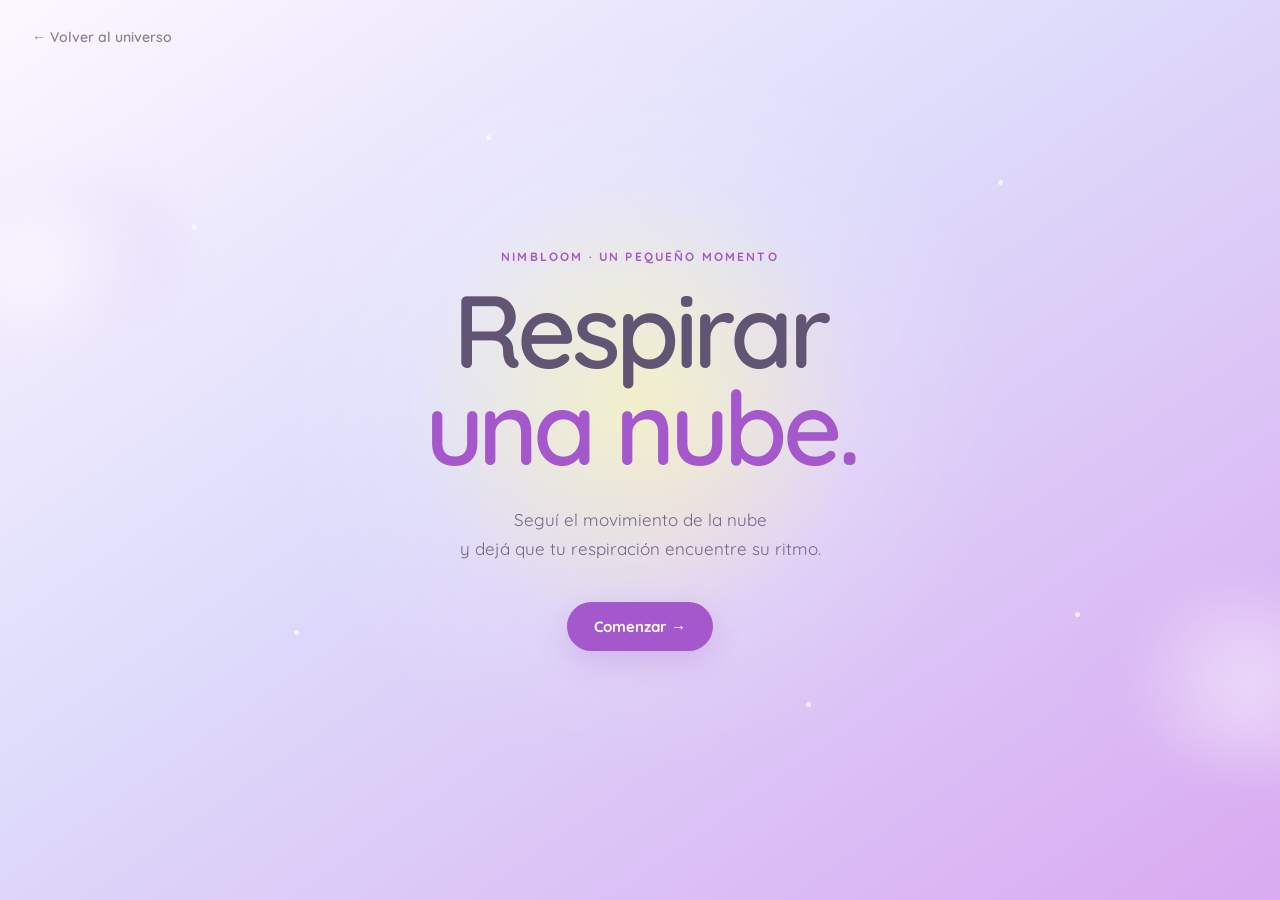
<file: respiracion/index.html>
<!DOCTYPE html>
<html lang="es">

<head>
    <meta charset="UTF-8">
    <meta name="viewport" content="width=device-width, initial-scale=1.0">

    <title>Respirar una Nube · Nimbloom</title>

    <link rel="preconnect" href="https://fonts.googleapis.com">
    <link rel="preconnect" href="https://fonts.gstatic.com" crossorigin>

    <link
        href="https://fonts.googleapis.com/css2?family=Quicksand:wght@400;500;600;700&display=swap"
        rel="stylesheet">

    <link rel="stylesheet" href="style.css">
</head>

<body>

    <main class="breathing-screen">

        <!-- AUDIO DE LA MEDITACIÓN -->
        <audio id="meditationAudio" preload="auto">
            <source src="audio/relax.mp3" type="audio/mpeg">
            Tu navegador no puede reproducir este audio.
        </audio>


        <!-- VOLVER -->
        <a href="../index.html" class="back-link">
            ← Volver al universo
        </a>


        <!-- FONDO -->
        <div class="background-glow"></div>

        <div class="background-cloud cloud-left"></div>
        <div class="background-cloud cloud-right"></div>

        <div class="ambient-particles">
            <span></span>
            <span></span>
            <span></span>
            <span></span>
            <span></span>
            <span></span>
        </div>


        <!-- INTRO -->
        <section class="screen intro-screen active" id="introScreen">

            <div class="intro-content">

                <p class="eyebrow">
                    NIMBLOOM · UN PEQUEÑO MOMENTO
                </p>

                <h1>
                    Respirar
                    <span>una nube.</span>
                </h1>

                <p class="intro-text">
                    Seguí el movimiento de la nube<br>
                    y dejá que tu respiración encuentre su ritmo.
                </p>

                <button id="startButton" class="main-button">
                    Comenzar →
                </button>

            </div>

        </section>


        <!-- EXPERIENCIA DE RESPIRACIÓN -->
        <section class="screen breathing-experience" id="breathingExperience">

            <div class="breathing-top">

                <p class="eyebrow">
                    RESPIRACIÓN
                </p>

                <div class="counter" id="counter">
                    PREPARATE
                </div>

            </div>


            <div class="breathing-content">

                <div class="instructions">

                    <h2 id="breathingText">
                        Prepará tu respiración...
                    </h2>

                    <p id="breathingSubtext">
                        Ponete cómodo y escuchá la voz.
                    </p>

                </div>


                <!-- NUBE -->
                <div class="cloud-container" id="cloudContainer">

                    <div class="cloud-glow"></div>
                    <div class="cloud-halo"></div>

                    <img
                        src="img/nube.png"
                        alt="Nube de Nimbloom"
                        class="breathing-cloud"
                        id="breathingCloud"
                    >

                    <div class="cloud-particles" id="cloudParticles"></div>

                </div>


                <!-- PROGRESO -->
                <div class="progress-area">

                    <div class="progress-bar">
                        <div
                            class="progress-fill"
                            id="progressFill">
                        </div>
                    </div>

                    <div class="progress-info">
                        <span id="progressNumber">0%</span>
                        <span>1:00</span>
                    </div>

                </div>


                <p class="small-message" id="smallMessage">
                    Escuchá y seguí el ritmo de la nube.
                </p>

            </div>

        </section>


        <!-- FINAL -->
        <section class="screen final-screen" id="finalScreen">

            <div class="final-content">

                <div class="final-cloud-wrapper">

                    <div class="final-cloud-glow"></div>

                    <img
                        src="img/nube.png"
                        alt="Nube"
                        class="final-cloud"
                    >

                </div>


                <p class="eyebrow">
                    UN MOMENTO PARA VOS
                </p>

                <h2>
                    Ya estás más cerca.
                    <span>Nimbloom te espera.</span>
                </h2>

                <p class="final-text">
                    A veces no hace falta nada.<br>
                    Solo respirar un momento.
                </p>

                <button id="restartButton" class="main-button">
                    Respirar otra vez ↻
                </button>

            </div>

        </section>

    </main>


    <script src="script.js"></script>

</body>

</html>
</file>
<file: style.css>
/* =========================
   VARIABLES
========================= */

:root {
    --lavanda: #C2C2F4;
    --lavanda-clara: #D9AAF1;
    --lila: #A558CC;
    --blanco: #FDF7FF;
    --amarillo: #FFFEAE;

    --rosa: #F3C7D8;
    --durazno: #F3D0BD;

    --texto: #625473;
    --texto-suave: #857697;
}


/* =========================
   GENERAL
========================= */

* {
    margin: 0;
    padding: 0;
    box-sizing: border-box;
}

html {
    scroll-behavior: smooth;
}

body {
    min-height: 100vh;
    overflow-x: hidden;

    font-family: "Quicksand", sans-serif;
    color: var(--texto);

    background:
        radial-gradient(
            circle at 20% 20%,
            rgba(255,255,255,0.9),
            transparent 30%
        ),
        linear-gradient(
            180deg,
            #dcdafa 0%,
            #eadcf5 42%,
            #f7e8e6 75%,
            #fff6e5 100%
        );
}


/* =========================
   NUBES DE FONDO
========================= */

.fondo-nubes {
    position: fixed;
    inset: 0;

    overflow: hidden;

    pointer-events: none;

    z-index: 0;
}

.nube {
    position: absolute;

    opacity: 0.25;

    filter: blur(1px);

    animation: flotar 12s ease-in-out infinite;
}

.nube-1 {
    width: 300px;
    top: 8%;
    left: -80px;
}

.nube-2 {
    width: 260px;
    top: 32%;
    right: -80px;

    animation-delay: -3s;
}

.nube-3 {
    width: 220px;
    top: 62%;
    left: -70px;

    animation-delay: -6s;
}

.nube-4 {
    width: 320px;
    bottom: -50px;
    right: -100px;

    animation-delay: -9s;
}

@keyframes flotar {

    0%,
    100% {
        transform: translateY(0) rotate(-3deg);
    }

    50% {
        transform: translateY(-20px) rotate(3deg);
    }
}


/* =========================
   HERO
========================= */

.hero {
    min-height: 100vh;

    display: flex;
    align-items: center;
    justify-content: center;

    position: relative;

    padding: 80px 30px;

    z-index: 1;
}

.hero-contenido {
    width: min(900px, 100%);

    text-align: center;

    display: flex;
    flex-direction: column;
    align-items: center;
}

.mini-titulo {
    font-size: 13px;
    font-weight: 700;

    letter-spacing: 2px;

    color: var(--lila);

    margin-bottom: 24px;
}

h1 {
    font-family: "Cherry Bomb One", cursive;

    font-size: clamp(60px, 9vw, 120px);

    line-height: 0.95;

    font-weight: 400;

    color: var(--lila);

    text-shadow:
        0 10px 30px rgba(165, 88, 204, 0.15);

    margin-bottom: 35px;
}

.descripcion {
    max-width: 520px;

    font-size: 18px;
    line-height: 1.6;

    color: var(--texto-suave);

    margin-bottom: 40px;
}

.boton-explorar {
    border: none;

    padding: 15px 27px;

    border-radius: 999px;

    background: var(--blanco);

    color: var(--lila);

    font-family: "Quicksand", sans-serif;
    font-weight: 700;
    font-size: 16px;

    cursor: pointer;

    box-shadow:
        0 12px 35px rgba(98, 84, 115, 0.12);

    transition:
        transform 0.3s ease,
        box-shadow 0.3s ease;
}

.boton-explorar span {
    margin-left: 8px;
}

.boton-explorar:hover {
    transform: translateY(-4px);

    box-shadow:
        0 18px 40px rgba(98, 84, 115, 0.18);
}


/* =========================
   FLECHA
========================= */

.flecha-scroll {
    position: absolute;

    bottom: 35px;

    width: 25px;
    height: 40px;

    display: flex;
    justify-content: center;
}

.flecha-scroll span {
    width: 2px;
    height: 30px;

    background: var(--lila);

    opacity: 0.4;

    position: relative;
}

.flecha-scroll span::after {
    content: "";

    position: absolute;

    bottom: 0;
    left: -4px;

    width: 8px;
    height: 8px;

    border-right: 2px solid var(--lila);
    border-bottom: 2px solid var(--lila);

    transform: rotate(45deg);
}


/* =========================
   PORTAL
========================= */

.portal {
    position: relative;

    z-index: 2;

    padding: 120px 7vw 150px;
}

.titulo-seccion {
    max-width: 1100px;

    margin: 0 auto 70px;

    display: flex;
    align-items: flex-start;

    gap: 20px;
}

.titulo-seccion > span {
    font-size: 13px;

    color: var(--lila);

    font-weight: 700;

    padding-top: 8px;
}

.titulo-seccion p {
    font-size: 12px;

    letter-spacing: 2px;

    font-weight: 700;

    color: var(--texto-suave);

    margin-bottom: 8px;
}

.titulo-seccion h2 {
    font-family: "Cherry Bomb One", cursive;

    font-size: clamp(38px, 5vw, 65px);

    font-weight: 400;

    color: var(--lila);
}


/* =========================
   TERRITORIOS
========================= */

.territorios {
    max-width: 1000px;

    margin: auto;

    display: grid;

    grid-template-columns: repeat(2, 1fr);

    gap: 28px;
}


/* =========================
   TARJETAS
========================= */

.territorio {
    position: relative;

    min-height: 320px;

    padding: 32px;

    overflow: hidden;

    text-decoration: none;

    border-radius:
        42% 58% 50% 50% /
        48% 44% 56% 52%;

    display: flex;
    flex-direction: column;
    justify-content: flex-end;

    transition:
        transform 0.45s ease,
        box-shadow 0.45s ease;

    box-shadow:
        0 15px 38px rgba(98, 84, 115, 0.08);
}


/* =========================
   FONDOS
========================= */

.territorio-1 {
    background:
        radial-gradient(
            circle at 75% 20%,
            rgba(255,255,255,0.8),
            transparent 28%
        ),
        linear-gradient(
            145deg,
            #dddafa,
            #efdbf4
        );
}

.territorio-2 {
    background:
        radial-gradient(
            circle at 25% 25%,
            rgba(255,255,255,0.8),
            transparent 30%
        ),
        linear-gradient(
            145deg,
            #d7d9f8,
            #d8eef0
        );
}

.territorio-3 {
    background:
        radial-gradient(
            circle at 75% 15%,
            rgba(255,255,255,0.75),
            transparent 30%
        ),
        linear-gradient(
            145deg,
            #ead9ee,
            #f4d8d4
        );
}

.territorio-4 {
    background:
        radial-gradient(
            circle at 25% 20%,
            rgba(255,255,255,0.8),
            transparent 30%
        ),
        linear-gradient(
            145deg,
            #d9d5f8,
            #ead8f5
        );
}


/* =========================
   HOVER
========================= */

.territorio:hover {
    transform: translateY(-7px);

    box-shadow:
        0 24px 48px rgba(98, 84, 115, 0.13);
}


/* =========================
   NUMERO
========================= */

.numero {
    position: absolute;

    top: 25px;
    left: 30px;

    font-size: 11px;

    font-weight: 700;

    color: var(--lila);

    opacity: 0.6;
}


/* =========================
   NUBE DENTRO DE TARJETA
========================= */

.territorio-nube {
    position: absolute;

    top: 18px;
    right: -35px;

    width: 190px;

    opacity: 0.58;

    transition:
        transform 0.5s ease,
        opacity 0.5s ease;
}

.territorio-nube img {
    width: 100%;

    display: block;
}

.territorio:hover .territorio-nube {
    transform:
        translate(-12px, -8px)
        rotate(3deg);

    opacity: 0.75;
}


/* =========================
   TEXTO
========================= */

.territorio-texto {
    position: relative;

    z-index: 2;

    max-width: 290px;
}

.categoria {
    font-size: 9px;

    letter-spacing: 1.6px;

    font-weight: 700;

    color: var(--lila);

    margin-bottom: 6px;
}

.territorio h3 {
    font-family: "Cherry Bomb One", cursive;

    font-size: 32px;

    line-height: 1;

    font-weight: 400;

    color: var(--texto);

    margin-bottom: 11px;
}

.territorio-texto > p:not(.categoria) {
    font-size: 13px;

    line-height: 1.45;

    color: var(--texto-suave);

    margin-bottom: 17px;

    max-width: 260px;
}


/* =========================
   ENTRAR
========================= */

.entrar {
    display: inline-flex;

    align-items: center;

    gap: 8px;

    font-size: 12px;

    font-weight: 700;

    color: var(--lila);

    transition: gap 0.3s ease;
}

.territorio:hover .entrar {
    gap: 13px;
}


/* =========================
   CIERRE
========================= */

.cierre {
    min-height: 75vh;

    position: relative;

    z-index: 2;

    display: flex;
    flex-direction: column;

    justify-content: center;
    align-items: center;

    text-align: center;

    padding: 100px 25px;

    overflow: hidden;
}

.cierre-nube {
    width: 350px;

    opacity: 0.4;

    margin-bottom: -40px;

    animation: flotar 8s ease-in-out infinite;
}

.cierre-nube img {
    width: 100%;
}

.cierre > p {
    font-size: 12px;

    letter-spacing: 2px;

    font-weight: 700;

    color: var(--lila);

    margin-bottom: 15px;
}

.cierre h2 {
    font-family: "Cherry Bomb One", cursive;

    font-weight: 400;

    font-size: clamp(45px, 7vw, 80px);

    line-height: 1;

    color: var(--lila);
}


/* =========================
   FOOTER
========================= */

footer {
    position: relative;

    z-index: 2;

    padding: 35px 30px;

    text-align: center;

    border-top: 1px solid rgba(98, 84, 115, 0.08);

    background: rgba(255,255,255,0.2);
}

footer p {
    font-family: "Cherry Bomb One", cursive;

    font-size: 22px;

    color: var(--lila);

    margin-bottom: 5px;
}

footer span {
    font-size: 13px;

    color: var(--texto-suave);
}


/* =========================
   ANIMACIONES
========================= */

.territorio {
    opacity: 0;
    transform: translateY(35px);
}

.territorio.visible {
    opacity: 1;

    transform: translateY(0);

    transition:
        opacity 0.8s ease,
        transform 0.8s ease,
        box-shadow 0.45s ease;
}


/* =========================
   TABLET
========================= */

@media (max-width: 800px) {

    .portal {
        padding-left: 30px;
        padding-right: 30px;
    }

    .territorios {
        grid-template-columns: 1fr;

        max-width: 650px;
    }

    .territorio {
        min-height: 320px;
    }
}


/* =========================
   CELULAR
========================= */

@media (max-width: 600px) {

    .hero {
        min-height: 100svh;

        padding:
            70px
            22px
            90px;
    }

    .mini-titulo {
        font-size: 10px;

        letter-spacing: 1.4px;

        margin-bottom: 20px;
    }

    h1 {
        font-size: clamp(48px, 15vw, 70px);

        line-height: 0.98;

        margin-bottom: 25px;
    }

    .descripcion {
        font-size: 16px;

        line-height: 1.5;

        max-width: 330px;

        margin-bottom: 30px;
    }

    .boton-explorar {
        padding: 14px 24px;

        font-size: 15px;
    }


    /* =========================
       PORTAL
    ========================= */

    .portal {
        padding:
            80px
            18px
            100px;
    }

    .titulo-seccion {
        margin-bottom: 45px;

        gap: 12px;
    }

    .titulo-seccion h2 {
        font-size: 40px;
    }

    .titulo-seccion p {
        font-size: 10px;

        letter-spacing: 1.5px;
    }


    /* =========================
       TARJETAS
    ========================= */

    .territorios {
        display: flex;

        flex-direction: column;

        gap: 25px;
    }

    .territorio {
        min-height: 320px;

        padding: 28px;

        border-radius:
            40% 60% 55% 45% /
            45% 40% 60% 55%;
    }

    .numero {
        top: 24px;
        left: 26px;
    }

    .territorio-nube {
        width: 175px;

        right: -40px;
        top: 20px;
    }

    .territorio-texto {
        max-width: 100%;
    }

    .territorio h3 {
        font-size: 30px;
    }

    .territorio-texto > p:not(.categoria) {
        font-size: 13px;

        max-width: 270px;
    }


    /* =========================
       CIERRE
    ========================= */

    .cierre {
        min-height: 65vh;

        padding:
            70px
            20px;
    }

    .cierre-nube {
        width: 270px;

        margin-bottom: -30px;
    }

    .cierre h2 {
        font-size: 50px;
    }


    /* =========================
       NUBES DE FONDO
    ========================= */

    .nube-1 {
        width: 200px;
        left: -90px;
    }

    .nube-2 {
        width: 180px;
        right: -90px;
    }

    .nube-3 {
        width: 170px;
        left: -90px;
    }

    .nube-4 {
        width: 220px;
        right: -100px;
    }
}


/* =========================
   CELULAR CHICO
========================= */

@media (max-width: 380px) {

    h1 {
        font-size: 45px;
    }

    .territorio {
        min-height: 300px;

        padding: 25px;
    }

    .territorio h3 {
        font-size: 28px;
    }

    .cierre h2 {
        font-size: 43px;
    }
}
</file>
<file: mi-nube/style.css>
:root {

  /* PALETA OFICIAL NIMBLOOM */

  --violet: #A558CC;
  --lavender: #C2C2F4;
  --lilac: #D9AAF1;
  --white: #FDF7FF;
  --yellow: #FFFEAE;

  /* COLORES DE TEXTO */

  --text: #51465B;
  --text-soft: #756A80;

  /* SOMBRAS */

  --shadow-soft: rgba(91, 65, 112, 0.13);
  --shadow-medium: rgba(91, 65, 112, 0.20);

  --transition: 0.7s cubic-bezier(.4,0,.2,1);
}


/* =========================================================
   RESET
========================================================= */

* {
  margin: 0;
  padding: 0;
  box-sizing: border-box;
}

html,
body {
  width: 100%;
  height: 100%;
}

body {

  font-family: "Quicksand", sans-serif;

  color: var(--text);

  overflow: hidden;

  background: var(--lavender);
}


/* =========================================================
   CIELO
========================================================= */

.sky,
.release-sky {

  position: fixed;

  inset: 0;

  overflow: hidden;

  z-index: 0;

  background:
    linear-gradient(
      180deg,
      var(--lavender) 0%,
      var(--lilac) 100%
    );
}


.sun-glow {

  position: absolute;

  width: 500px;
  height: 500px;

  top: -250px;
  right: -100px;

  background:
    radial-gradient(
      circle,
      rgba(255, 254, 174, .50) 0%,
      rgba(255, 254, 174, .18) 35%,
      transparent 70%
    );

  border-radius: 50%;

  filter: blur(25px);
}


/* =========================================================
   NUBES DEL CIELO
========================================================= */

.cloud {

  position: absolute;

  width: 150px;
  height: 55px;

  border-radius: 100px;

  opacity: .55;

  filter: blur(.2px);

  animation:
    floatCloud 18s ease-in-out infinite;
}

.cloud::before,
.cloud::after {

  content: "";

  position: absolute;

  background: inherit;

  border-radius: 50%;
}

.cloud::before {

  width: 70px;
  height: 70px;

  left: 25px;
  bottom: 20px;
}

.cloud::after {

  width: 90px;
  height: 90px;

  right: 20px;
  bottom: 10px;
}


/* COLORES BASADOS EN LA MARCA */

.cloud.pink {
  background: var(--lilac);
}

.cloud.blue {
  background: var(--lavender);
}

.cloud.yellow {
  background: var(--yellow);
}

.cloud.lavender {
  background: var(--lavender);
}

.cloud.green {
  background: var(--lilac);
}

.cloud.peach {
  background: var(--white);
}

.cloud.white {
  background: rgba(253, 247, 255, .85);
}


/* =========================================================
   POSICIONES
========================================================= */

.cloud-1 {
  top: 12%;
  left: 5%;
  transform: scale(.8);
}

.cloud-2 {
  top: 25%;
  right: 8%;
  transform: scale(1.1);
  animation-delay: -5s;
}

.cloud-3 {
  top: 65%;
  left: 10%;
  transform: scale(.7);
  animation-delay: -8s;
}

.cloud-4 {
  top: 75%;
  right: 15%;
  transform: scale(.9);
  animation-delay: -3s;
}

.cloud-5 {
  top: 45%;
  left: 45%;
  transform: scale(.65);
  animation-delay: -11s;
}

.cloud-6 {
  top: 10%;
  right: 35%;
  transform: scale(.6);
  animation-delay: -7s;
}

.cloud-7 {
  top: 82%;
  left: 48%;
  transform: scale(.55);
  animation-delay: -4s;
}

.cloud-8 {
  top: 52%;
  right: 3%;
  transform: scale(.6);
  animation-delay: -12s;
}


@keyframes floatCloud {

  0%,
  100% {
    margin-top: 0;
  }

  50% {
    margin-top: -18px;
  }
}


/* =========================================================
   ESTRELLAS
========================================================= */

.stars {

  position: absolute;

  inset: 0;

  pointer-events: none;

  color: rgba(253, 247, 255, .70);

  font-size: 18px;
}

.stars span {

  position: absolute;

  animation:
    twinkle 4s ease-in-out infinite;
}


.stars span:nth-child(1) {
  top: 20%;
  left: 35%;
}

.stars span:nth-child(2) {
  top: 35%;
  left: 15%;
}

.stars span:nth-child(3) {
  top: 70%;
  left: 35%;
}

.stars span:nth-child(4) {
  top: 15%;
  right: 25%;
}

.stars span:nth-child(5) {
  bottom: 20%;
  right: 35%;
}

.stars span:nth-child(6) {
  top: 60%;
  right: 20%;
}


@keyframes twinkle {

  0%,
  100% {
    opacity: .3;
    transform: scale(.8);
  }

  50% {
    opacity: 1;
    transform: scale(1.2);
  }
}


/* =========================================================
   PANTALLAS
========================================================= */

.screen,
.step {

  position: fixed;

  inset: 0;

  display: flex;

  align-items: center;
  justify-content: center;

  opacity: 0;
  visibility: hidden;

  pointer-events: none;

  transform: translateY(20px);

  transition:
    opacity .8s ease,
    transform .8s ease,
    visibility .8s ease;

  z-index: 10;
}


.screen.active,
.step.active {

  opacity: 1;

  visibility: visible;

  pointer-events: auto;

  transform: translateY(0);

  z-index: 20;
}


/* =========================================================
   HOME
========================================================= */

.home-content {

  width: 100%;
  max-width: 800px;

  margin: auto;

  text-align: center;

  padding: 40px;
}


/* Texto pequeño */

.eyebrow {

  font-family: "Quicksand", sans-serif;

  font-size: 11px;

  font-weight: 700;

  letter-spacing: 3px;

  text-transform: uppercase;

  color: var(--violet);

  margin-bottom: 22px;
}


/* =========================================================
   TÍTULOS
   CHERRY BOMB → SOLO TÍTULOS
========================================================= */

h1,
h2 {

  font-family: "Cherry Bomb One", cursive;

  font-weight: 400;

  color: var(--text);

  letter-spacing: 0;
}


/* Título principal */

h1 {

  font-size: clamp(55px, 8vw, 105px);

  line-height: .95;
}


/* Palabra destacada */

h1 span,
h2 span {

  color: var(--violet);
}


.intro {

  margin-top: 30px;

  font-size: 18px;

  font-weight: 500;

  color: var(--text-soft);

  opacity: .9;
}


/* =========================================================
   BOTONES
   QUICKSAND BOLD
========================================================= */

.main-button,
.next-button {

  border: none;

  font-family: "Quicksand", sans-serif;

  font-weight: 700;

  cursor: pointer;

  transition: .3s ease;
}


/* BOTÓN PRINCIPAL */

.main-button {

  margin-top: 35px;

  padding: 16px 28px;

  border-radius: 100px;

  background: var(--violet);

  color: var(--white);

  font-size: 15px;

  box-shadow:
    0 10px 30px var(--shadow-soft);

  transition:
    transform .3s ease,
    background .3s ease,
    box-shadow .3s ease;
}


.main-button span {

  display: inline-block;

  margin-left: 12px;

  transition: .3s;
}


.main-button:hover {

  transform: translateY(-3px);

  background: #9145B9;

  box-shadow:
    0 15px 35px var(--shadow-medium);
}


.main-button:hover span {

  transform: translateX(5px);
}


/* =========================================================
   EXPERIENCIA
========================================================= */

.experience {

  position: relative;

  width: 100%;
  height: 100%;
}


/* =========================================================
   INFORMACIÓN
========================================================= */

.step-info {

  position: absolute;

  left: 8%;
  top: 15%;

  width: 300px;

  z-index: 5;
}


.step-number {

  display: block;

  font-size: 11px;

  font-weight: 700;

  letter-spacing: 3px;

  color: var(--violet);

  margin-bottom: 25px;

  opacity: .8;
}


h2 {

  font-size: clamp(40px, 5vw, 68px);

  line-height: .95;
}


.step-info p {

  margin-top: 25px;

  line-height: 1.7;

  font-size: 15px;

  font-weight: 500;

  color: var(--text-soft);

  max-width: 280px;

  opacity: .9;
}


/* =========================================================
   PREVIEW CLOUD
========================================================= */

.preview-area {

  position: absolute;

  left: 50%;
  top: 46%;

  transform: translate(-50%, -50%);

  display: flex;

  flex-direction: column;

  align-items: center;

  justify-content: center;
}


.preview-cloud {

  position: relative;

  width: 280px;
  height: 110px;

  border-radius: 100px;

  background: var(--white);

  filter:
    drop-shadow(
      0 20px 35px var(--shadow-soft)
    );

  transition:
    width .7s ease,
    height .7s ease,
    background .7s ease,
    transform .7s ease;

  animation:
    cloudBreath 5s ease-in-out infinite;
}


.preview-cloud::before,
.preview-cloud::after {

  content: "";

  position: absolute;

  background: inherit;

  border-radius: 50%;
}


.preview-cloud::before {

  width: 145px;
  height: 145px;

  left: 35px;
  bottom: 35px;
}


.preview-cloud::after {

  width: 170px;
  height: 170px;

  right: 20px;
  bottom: 10px;
}


.cloud-highlight {

  position: absolute;

  width: 90px;
  height: 35px;

  border-radius: 50%;

  background: rgba(253, 247, 255, .45);

  left: 55px;
  top: 22px;

  z-index: 5;
}


@keyframes cloudBreath {

  0%,
  100% {
    transform: translateY(0);
  }

  50% {
    transform: translateY(-8px);
  }
}


/* =========================================================
   FORMAS
========================================================= */

.preview-cloud.shape-soft {

  width: 280px;
  height: 110px;
}


.preview-cloud.shape-light {

  width: 320px;
  height: 85px;

  transform: scaleY(.9);
}


.preview-cloud.shape-hug {

  width: 330px;
  height: 145px;

  transform: scale(1.1);
}


.preview-cloud.shape-small {

  width: 210px;
  height: 80px;

  transform: scale(.85);
}


/* =========================================================
   OPCIONES
========================================================= */

.options {

  position: absolute;

  right: 7%;
  top: 15%;

  width: 260px;

  display: grid;

  gap: 10px;
}


.option {

  border: 1px solid rgba(165, 88, 204, .18);

  background: rgba(253, 247, 255, .35);

  backdrop-filter: blur(10px);

  padding: 13px;

  border-radius: 20px;

  text-align: left;

  font-family: "Quicksand", sans-serif;

  cursor: pointer;

  color: var(--text);

  transition: .3s ease;
}


.option:hover,
.option.selected {

  background: rgba(253, 247, 255, .82);

  transform: translateX(-5px);

  border-color: var(--violet);

  box-shadow:
    0 8px 20px var(--shadow-soft);
}


.option strong {

  display: block;

  margin-left: 50px;

  font-size: 14px;

  font-weight: 700;
}


.option small {

  display: block;

  margin-left: 50px;

  margin-top: 3px;

  font-size: 11px;

  font-weight: 500;

  color: var(--text-soft);
}


/* =========================================================
   MINI NUBES
========================================================= */

.mini-cloud {

  float: left;

  width: 38px;
  height: 16px;

  margin-top: 7px;

  background: var(--white);

  border-radius: 30px;

  position: relative;

  box-shadow:
    0 4px 10px var(--shadow-soft);
}


.mini-cloud::before,
.mini-cloud::after {

  content: "";

  position: absolute;

  background: inherit;

  border-radius: 50%;
}


.mini-cloud::before {

  width: 23px;
  height: 23px;

  bottom: 5px;
  left: 6px;
}


.mini-cloud::after {

  width: 27px;
  height: 27px;

  bottom: 3px;
  right: 3px;
}


.mini-cloud.light {
  transform: scaleX(1.25);
}

.mini-cloud.hug {
  transform: scale(1.3);
}

.mini-cloud.small {
  transform: scale(.7);
}


/* =========================================================
   NEXT
========================================================= */

.next-button {

  position: absolute;

  right: 8%;
  bottom: 8%;

  padding: 15px 24px;

  border-radius: 100px;

  background: var(--violet);

  color: var(--white);

  font-size: 14px;

  box-shadow:
    0 12px 25px var(--shadow-soft);
}


.next-button:hover {

  transform: translateY(-3px);

  background: #9145B9;
}


/* =========================================================
   COLORES
========================================================= */

.color-options {

  position: absolute;

  right: 7%;
  top: 14%;

  width: 300px;

  display: grid;

  grid-template-columns: 1fr 1fr;

  gap: 10px;
}


.emotion {

  border: 1px solid rgba(165, 88, 204, .18);

  background: rgba(253, 247, 255, .35);

  border-radius: 20px;

  padding: 15px 10px;

  font-family: "Quicksand", sans-serif;

  color: var(--text);

  cursor: pointer;

  text-align: left;

  transition: .3s;
}


.emotion span {

  display: block;

  width: 25px;
  height: 25px;

  border-radius: 50%;

  margin-bottom: 9px;

  border: 2px solid rgba(253, 247, 255, .8);
}


.emotion strong {

  display: block;

  font-size: 12px;

  font-weight: 700;
}


.emotion small {

  font-size: 10px;

  font-weight: 500;

  color: var(--text-soft);
}


.emotion:hover,
.emotion.selected {

  background: rgba(253, 247, 255, .82);

  transform: translateY(-3px);

  border-color: var(--violet);
}


/* =========================================================
   DOTS DE EMOCIONES
   TODOS DENTRO DEL UNIVERSO CROMÁTICO NIMBLOOM
========================================================= */

.emotion[data-color="lavender"] span {
  background: var(--lavender);
}

.emotion[data-color="lilac"] span {
  background: var(--lilac);
}

.emotion[data-color="yellow"] span {
  background: var(--yellow);
}

.emotion[data-color="white"] span {
  background: var(--white);
  border-color: var(--lavender);
}

.emotion[data-color="violet"] span {
  background: var(--violet);
}

.emotion[data-color="accent"] span {
  background: var(--yellow);
}


/* =========================================================
   CLOUD COLORS
========================================================= */

.preview-cloud.lavender {
  background: var(--lavender);
}

.preview-cloud.lilac {
  background: var(--lilac);
}

.preview-cloud.yellow {
  background: var(--yellow);
}

.preview-cloud.white {
  background: var(--white);
}

.preview-cloud.violet {
  background: var(--violet);
}

.preview-cloud.accent {
  background: var(--yellow);
}


/* =========================================================
   NOMBRE EMOCIÓN
========================================================= */

.emotion-name,
.scent-name {

  margin-top: 45px;

  font-size: 13px;

  font-weight: 700;

  letter-spacing: 2px;

  text-transform: uppercase;

  color: var(--violet);

  opacity: .85;
}


/* =========================================================
   AROMAS
========================================================= */

.scent-options {

  position: absolute;

  right: 7%;
  top: 15%;

  width: 270px;

  display: grid;

  grid-template-columns: 1fr 1fr;

  gap: 10px;
}


.scent {

  border: 1px solid rgba(165, 88, 204, .18);

  background: rgba(253, 247, 255, .35);

  padding: 15px;

  border-radius: 20px;

  font-family: "Quicksand", sans-serif;

  color: var(--text);

  cursor: pointer;

  text-align: left;

  transition: .3s;
}


.scent span {

  font-size: 20px;

  display: block;

  margin-bottom: 5px;

  color: var(--violet);
}


.scent strong {

  font-size: 12px;

  font-weight: 700;
}


.scent:hover,
.scent.selected {

  background: rgba(253, 247, 255, .82);

  transform: translateY(-3px);

  border-color: var(--violet);
}


/* =========================================================
   PARTÍCULAS AROMA
========================================================= */

.scent-particles span {

  position: absolute;

  font-size: 15px;

  color: var(--violet);

  animation:
    scentFloat 3s ease-in-out infinite;

  z-index: 10;
}


.scent-particles span:nth-child(1) {

  left: 20%;
  top: -35px;
}


.scent-particles span:nth-child(2) {

  left: 50%;
  top: -55px;

  animation-delay: -1s;
}


.scent-particles span:nth-child(3) {

  right: 10%;
  top: -20px;

  animation-delay: -2s;
}


@keyframes scentFloat {

  0%,
  100% {

    transform: translateY(0);

    opacity: .4;
  }

  50% {

    transform: translateY(-15px);

    opacity: 1;
  }
}


/* =========================================================
   DETALLES
========================================================= */

.detail-options {

  position: absolute;

  right: 7%;
  top: 15%;

  width: 290px;

  display: grid;

  gap: 10px;
}


.detail {

  border: 1px solid rgba(165, 88, 204, .18);

  background: rgba(253, 247, 255, .35);

  padding: 14px;

  border-radius: 20px;

  text-align: left;

  font-family: "Quicksand", sans-serif;

  color: var(--text);

  cursor: pointer;

  transition: .3s;
}


.detail span {

  display: inline-block;

  font-size: 25px;

  width: 45px;

  vertical-align: middle;

  color: var(--violet);
}


.detail strong {

  font-size: 13px;

  font-weight: 700;
}


.detail small {

  display: block;

  margin-left: 49px;

  color: var(--text-soft);

  opacity: .8;
}


.detail:hover,
.detail.selected {

  background: rgba(253, 247, 255, .82);

  transform: translateX(-5px);

  border-color: var(--violet);
}


/* =========================================================
   FINAL PREVIEW
========================================================= */

.final-preview {

  flex-direction: column;

  align-items: center;

  justify-content: center;
}


.finished-cloud-area {

  margin-top: -50px;
}


.preview-cloud.finished {

  width: 320px;
  height: 125px;

  transform: scale(1.15);
}


.finished-text {

  text-align: center;

  margin-top: 80px;
}


.finished-text h2 {

  font-size: 65px;
}


.finished-text p:not(.eyebrow) {

  margin-top: 20px;

  color: var(--text-soft);

  opacity: .8;
}


/* =========================================================
   DESTELLOS
========================================================= */

.sparkle {

  position: absolute;

  color: var(--yellow);

  font-size: 20px;

  z-index: 20;

  animation:
    sparkle 2s ease-in-out infinite;
}


@keyframes sparkle {

  0%,
  100% {

    opacity: .3;

    transform:
      scale(.7)
      rotate(0);
  }

  50% {

    opacity: 1;

    transform:
      scale(1.2)
      rotate(15deg);
  }
}


/* =========================================================
   PANTALLA DE LIBERACIÓN
========================================================= */

.release-screen {

  position: fixed;

  inset: 0;

  display: none;

  opacity: 0;

  z-index: 100;

  transition:
    opacity 1s ease;
}


.release-screen.active {

  display: block;

  opacity: 1;
}


.release-sky {

  position: absolute;

  inset: 0;

  overflow: hidden;

  background:
    linear-gradient(
      180deg,
      var(--lavender) 0%,
      var(--lilac) 65%,
      var(--white) 100%
    );
}


/* =========================================================
   NUBES DEL CIELO FINAL
========================================================= */

.sky-clouds-final {

  position: absolute;

  inset: 0;

  opacity: 0;

  transition:
    opacity 2s ease;

  z-index: 5;
}


.release-screen.active .sky-clouds-final {

  opacity: 1;
}


.sky-nube {

  position: absolute;

  width: 180px;

  height: auto;

  object-fit: contain;

  opacity: .55;

  filter:
    blur(.2px)
    drop-shadow(
      0 15px 25px var(--shadow-soft)
    );

  animation:
    skyFloat 9s ease-in-out infinite;
}


.sky-nube-1 {
  left: 7%;
  top: 15%;
  width: 170px;
}

.sky-nube-2 {
  right: 7%;
  top: 23%;
  width: 220px;
  animation-delay: -3s;
}

.sky-nube-3 {
  left: 18%;
  top: 55%;
  width: 140px;
  opacity: .4;
  animation-delay: -6s;
}

.sky-nube-4 {
  right: 20%;
  top: 62%;
  width: 190px;
  opacity: .45;
  animation-delay: -2s;
}

.sky-nube-5 {
  left: 45%;
  top: 10%;
  width: 125px;
  opacity: .35;
  animation-delay: -5s;
}


@keyframes skyFloat {

  0%,
  100% {

    transform:
      translateY(0)
      translateX(0);
  }

  50% {

    transform:
      translateY(-15px)
      translateX(10px);
  }
}


/* =========================================================
   ESTRELLAS
========================================================= */

.final-stars {

  position: absolute;

  inset: 0;

  color: rgba(253, 247, 255, .75);

  z-index: 4;
}


.final-stars span {

  position: absolute;

  animation:
    twinkle 4s ease-in-out infinite;
}


.final-stars span:nth-child(1) {
  top: 18%;
  left: 30%;
}

.final-stars span:nth-child(2) {
  top: 32%;
  right: 30%;
}

.final-stars span:nth-child(3) {
  top: 52%;
  left: 42%;
}

.final-stars span:nth-child(4) {
  top: 72%;
  right: 35%;
}

.final-stars span:nth-child(5) {
  top: 42%;
  left: 10%;
}

.final-stars span:nth-child(6) {
  top: 20%;
  right: 12%;
}


/* =========================================================
   NUBE PERSONALIZADA VOLADORA
========================================================= */

.flying-cloud {

  position: absolute;

  left: 50%;

  bottom: 37%;

  width: 320px;

  z-index: 30;

  transform:
    translateX(-50%)
    scale(1);

  transition:
    bottom 5s cubic-bezier(.2,.7,.2,1),
    transform 5s cubic-bezier(.2,.7,.2,1);
}


.nube-imagen {

  display: block;

  width: 100%;

  height: auto;

  object-fit: contain;

  filter:
    drop-shadow(
      0 20px 35px var(--shadow-soft)
    );

  animation:
    floatingPersonalCloud 4s ease-in-out infinite;
}


@keyframes floatingPersonalCloud {

  0%,
  100% {
    transform: translateY(0);
  }

  50% {
    transform: translateY(-8px);
  }
}


/* =========================================================
   PARTICULAS
========================================================= */

#flyingParticles {

  position: absolute;

  inset: 0;

  pointer-events: none;

  z-index: 35;
}


/* =========================================================
   MANOS
========================================================= */

.hands {

  position: absolute;

  left: 50%;

  bottom: -20px;

  width: 560px;

  height: 430px;

  transform:
    translateX(-50%);

  z-index: 90;

  opacity: 0;

  pointer-events: none;

  transition:
    opacity .8s ease;
}


/* =========================================================
   MANO IZQUIERDA
========================================================= */

.hand-left {

  position: absolute;

  left: 0;

  bottom: 0;

  width: 135px;

  height: 250px;

  background: #E8C7D4;

  border-radius:
    70px
    60px
    45px
    80px;

  transform:
    translate(-40px, 190px)
    rotate(-28deg);

  transform-origin: bottom center;

  box-shadow:
    inset -8px -12px 18px rgba(160,90,120,.10),
    0 15px 35px var(--shadow-soft);

  transition:
    transform 1.5s cubic-bezier(.2,.8,.2,1),
    opacity .8s ease;
}


.hand-left::before {

  content: "";

  position: absolute;

  width: 55px;

  height: 135px;

  top: -82px;

  right: -5px;

  background: #E8C7D4;

  border-radius: 40px;

  transform: rotate(18deg);

  box-shadow:
    16px 15px 0 #E8C7D4,
    31px 35px 0 #E8C7D4,
    42px 57px 0 #E8C7D4;
}


/* =========================================================
   MANO DERECHA
========================================================= */

.hand-right {

  position: absolute;

  right: 0;

  bottom: 0;

  width: 135px;

  height: 250px;

  background: #E8C7D4;

  border-radius:
    60px
    70px
    80px
    45px;

  transform:
    translate(40px, 190px)
    rotate(28deg);

  transform-origin: bottom center;

  box-shadow:
    inset 8px -12px 18px rgba(160,90,120,.10),
    0 15px 35px var(--shadow-soft);

  transition:
    transform 1.5s cubic-bezier(.2,.8,.2,1),
    opacity .8s ease;
}


.hand-right::before {

  content: "";

  position: absolute;

  width: 55px;

  height: 135px;

  top: -82px;

  left: -5px;

  background: #E8C7D4;

  border-radius: 40px;

  transform: rotate(-18deg);

  box-shadow:
    -16px 15px 0 #E8C7D4,
    -31px 35px 0 #E8C7D4,
    -42px 57px 0 #E8C7D4;
}


/* =========================================================
   APARECEN
========================================================= */

.hands.show {
  opacity: 1;
}


/* =========================================================
   ABRAZO
========================================================= */

.hands.hugging .hand-left {

  transform:
    translate(105px, -45px)
    rotate(-10deg);
}


.hands.hugging .hand-right {

  transform:
    translate(-105px, -45px)
    rotate(10deg);
}


/* =========================================================
   NUBE DURANTE EL ABRAZO
========================================================= */

.flying-cloud.being-hugged {

  animation:
    cloudHug 1.2s ease-in-out infinite;
}


@keyframes cloudHug {

  0% {
    transform:
      translateX(-50%)
      scale(1);
  }

  50% {
    transform:
      translateX(-50%)
      scale(.94);
  }

  100% {
    transform:
      translateX(-50%)
      scale(1);
  }
}


/* =========================================================
   SOLTAR
========================================================= */

.hands.release .hand-left {

  transform:
    translate(-150px, 170px)
    rotate(-38deg);

  opacity: 0;
}


.hands.release .hand-right {

  transform:
    translate(150px, 170px)
    rotate(38deg);

  opacity: 0;
}


/* =========================================================
   MENSAJES
========================================================= */

.hug-message {

  position: absolute;

  left: 50%;

  bottom: 13%;

  transform:
    translateX(-50%)
    translateY(10px);

  width: 90%;

  z-index: 100;

  text-align: center;

  opacity: 0;

  transition:
    opacity 1s ease,
    transform 1s ease;

  font-size: 16px;

  font-weight: 500;

  letter-spacing: .5px;

  color: var(--text);
}


.hug-message.show {

  opacity: 1;

  transform:
    translateX(-50%)
    translateY(0);
}


.release-message {

  position: absolute;

  left: 50%;

  bottom: 14%;

  transform:
    translateX(-50%);

  z-index: 100;

  opacity: 0;

  transition:
    opacity 1s ease;

  text-align: center;

  font-size: 16px;

  font-weight: 500;

  letter-spacing: .5px;

  color: var(--text);
}


.release-message.show {
  opacity: 1;
}


/* =========================================================
   MENSAJE FINAL
========================================================= */

.final-message {

  position: absolute;

  left: 50%;
  top: 50%;

  transform:
    translate(-50%, -50%)
    translateY(30px);

  z-index: 110;

  text-align: center;

  opacity: 0;

  transition:
    opacity 1.5s ease,
    transform 1.5s ease;

  pointer-events: none;
}


.final-message.show {

  opacity: 1;

  transform:
    translate(-50%, -50%)
    translateY(0);

  pointer-events: auto;
}


.final-message h2 {

  font-size:
    clamp(
      45px,
      6vw,
      75px
    );
}


.final-subtitle {

  margin-top: 18px;

  opacity: .75;

  font-size: 15px;

  font-weight: 500;

  letter-spacing: .5px;
}


/* =========================================================
   RESPONSIVE
========================================================= */

@media (max-width: 800px) {

  body {
    overflow: auto;
  }

  .step {

    overflow-y: auto;

    padding: 30px 20px;

    flex-direction: column;
  }

  .step-info {

    position: relative;

    top: auto;
    left: auto;

    width: 100%;

    text-align: center;

    margin-top: 20px;
  }

  .step-info p {

    margin-left: auto;
    margin-right: auto;
  }

  .preview-area {

    position: relative;

    left: auto;
    top: auto;

    transform: none;

    margin: 60px auto;
  }

  .options,
  .color-options,
  .scent-options,
  .detail-options {

    position: relative;

    right: auto;
    top: auto;

    width: 100%;

    max-width: 420px;

    margin: 20px auto;
  }

  .next-button {

    position: relative;

    right: auto;
    bottom: auto;

    margin: 30px auto 50px;

    display: block;
  }

  .finished-text h2 {
    font-size: 50px;
  }

  .hands {

    width: 500px;

    height: 390px;

    transform:
      translateX(-50%)
      scale(.75);

    transform-origin:
      bottom center;
  }

  .flying-cloud {
    width: 250px;
  }

  .sky-nube-3,
  .sky-nube-4 {
    opacity: .25;
  }
}


/* =========================================================
   Z-INDEX
========================================================= */

#home {
  z-index: 20;
}


#experience {

  position: relative;

  z-index: 10;
}


.main-button {

  position: relative;

  z-index: 100;
}
/* =========================================
   BOTÓN VOLVER AL UNIVERSO
========================================= */

.volver-home {
  position: fixed;
  top: 20px;
  left: 20px;

  z-index: 9999;

  padding: 10px 16px;

  border-radius: 999px;

  background: rgba(253, 247, 255, 0.82);

  color: #625473;

  text-decoration: none;

  font-family: "Quicksand", sans-serif;
  font-size: 13px;
  font-weight: 600;

  backdrop-filter: blur(10px);
  -webkit-backdrop-filter: blur(10px);

  box-shadow:
    0 8px 25px rgba(98, 84, 115, 0.12);

  transition:
    transform 0.3s ease,
    background 0.3s ease,
    box-shadow 0.3s ease;
}

.volver-home:hover {
  transform: translateY(-2px);

  background: #FDF7FF;

  box-shadow:
    0 12px 30px rgba(98, 84, 115, 0.18);
}


/* En celular */

@media (max-width: 600px) {

  .volver-home {
    top: 14px;
    left: 14px;

    padding: 8px 13px;

    font-size: 12px;
  }

}
</file>
<file: respiracion/style.css>
/* =========================================================
   NIMBLOOM · RESPIRAR UNA NUBE
   ========================================================= */

:root {
    --lavanda: #c2c2f4;
    --lavanda-clara: #deddfb;
    --lila: #a558cc;
    --lila-suave: #d9aaf1;
    --rosa: #e8c8ec;
    --amarillo: #fffeae;

    --blanco: #ffffff;
    --crema: #fdf7ff;

    --texto: #625473;
    --texto-suave: #756587;
}


* {
    margin: 0;
    padding: 0;
    box-sizing: border-box;
}


html,
body {
    width: 100%;
    min-height: 100%;
}


body {
    font-family: "Quicksand", sans-serif;
    color: var(--texto);
    background:
        radial-gradient(
            circle at 50% 45%,
            rgba(255, 254, 174, 0.42),
            transparent 28%
        ),
        linear-gradient(
            145deg,
            #fdf7ff 0%,
            #deddfb 42%,
            #d9aaf1 100%
        );

    overflow: hidden;
}


/* =========================================================
   ESTRUCTURA
   ========================================================= */

.breathing-screen {
    position: relative;
    width: 100vw;
    height: 100vh;
    min-height: 650px;
    overflow: hidden;
}


.screen {
    position: absolute;
    inset: 0;

    width: 100%;
    height: 100%;

    display: flex;
    align-items: center;
    justify-content: center;

    opacity: 0;
    visibility: hidden;

    transition:
        opacity 1.2s ease,
        visibility 1.2s ease;
}


.screen.active {
    opacity: 1;
    visibility: visible;
}


/* =========================================================
   FONDO
   ========================================================= */

.background-glow {
    position: absolute;

    width: 60vw;
    height: 60vw;

    max-width: 850px;
    max-height: 850px;

    left: 50%;
    top: 45%;

    transform: translate(-50%, -50%);

    border-radius: 50%;

    background:
        radial-gradient(
            circle,
            rgba(255, 254, 174, 0.36) 0%,
            rgba(255, 255, 255, 0.12) 42%,
            transparent 70%
        );

    filter: blur(20px);

    animation: backgroundPulse 8s ease-in-out infinite;
}


.background-cloud {
    position: absolute;

    width: 320px;
    height: 180px;

    border-radius: 50%;

    background:
        radial-gradient(
            circle at 50% 50%,
            rgba(255,255,255,0.72),
            rgba(217,170,241,0.18) 70%,
            transparent
        );

    filter: blur(18px);

    opacity: 0.7;
}


.cloud-left {
    left: -130px;
    top: 20%;

    transform: rotate(-12deg);
}


.cloud-right {
    right: -130px;
    bottom: 14%;

    transform: rotate(15deg);
}


/* =========================================================
   PARTÍCULAS DEL FONDO
   ========================================================= */

.ambient-particles {
    position: absolute;
    inset: 0;

    pointer-events: none;
}


.ambient-particles span {
    position: absolute;

    width: 5px;
    height: 5px;

    border-radius: 50%;

    background: rgba(255, 255, 255, 0.7);

    animation: floatingParticle 8s ease-in-out infinite;
}


.ambient-particles span:nth-child(1) {
    left: 15%;
    top: 25%;
    animation-delay: 0s;
}


.ambient-particles span:nth-child(2) {
    left: 78%;
    top: 20%;
    animation-delay: 1.5s;
}


.ambient-particles span:nth-child(3) {
    left: 23%;
    top: 70%;
    animation-delay: 2.5s;
}


.ambient-particles span:nth-child(4) {
    left: 84%;
    top: 68%;
    animation-delay: 4s;
}


.ambient-particles span:nth-child(5) {
    left: 38%;
    top: 15%;
    animation-delay: 5s;
}


.ambient-particles span:nth-child(6) {
    left: 63%;
    top: 78%;
    animation-delay: 6s;
}


/* =========================================================
   LINK VOLVER
   ========================================================= */

.back-link {
    position: fixed;

    top: 28px;
    left: 32px;

    z-index: 50;

    color: var(--texto);

    text-decoration: none;

    font-size: 14px;
    font-weight: 600;

    opacity: 0.72;

    transition:
        opacity 0.3s ease,
        transform 0.3s ease;
}


.back-link:hover {
    opacity: 1;
    transform: translateX(-4px);
}


/* =========================================================
   INTRO
   ========================================================= */

.intro-content {
    position: relative;
    z-index: 5;

    text-align: center;

    width: min(700px, 90vw);

    animation: introFloat 6s ease-in-out infinite;
}


.eyebrow {
    margin-bottom: 18px;

    font-size: 12px;
    font-weight: 700;

    letter-spacing: 0.18em;

    color: var(--lila);

    text-transform: uppercase;
}


.intro-content h1 {
    font-size: clamp(55px, 8vw, 105px);

    line-height: 0.95;

    font-weight: 600;

    letter-spacing: -0.05em;

    color: var(--texto);
}


.intro-content h1 span {
    display: block;

    color: var(--lila);
}


.intro-text {
    margin-top: 30px;

    font-size: 17px;
    line-height: 1.7;

    color: var(--texto-suave);
}


.main-button {
    margin-top: 38px;

    padding: 15px 27px;

    border: none;
    border-radius: 999px;

    background: var(--lila);

    color: white;

    font-family: "Quicksand", sans-serif;

    font-size: 15px;
    font-weight: 700;

    cursor: pointer;

    box-shadow:
        0 10px 30px rgba(165, 88, 204, 0.23);

    transition:
        transform 0.3s ease,
        box-shadow 0.3s ease,
        background 0.3s ease;
}


.main-button:hover {
    transform: translateY(-3px);

    background: #9348bb;

    box-shadow:
        0 14px 35px rgba(165, 88, 204, 0.32);
}


.main-button:active {
    transform: translateY(0);
}


/* =========================================================
   EXPERIENCIA
   ========================================================= */

.breathing-experience {
    flex-direction: column;

    padding: 75px 30px 30px;
}


.breathing-top {
    position: absolute;

    top: 70px;

    left: 50%;

    transform: translateX(-50%);

    width: min(800px, 85vw);

    display: flex;

    justify-content: space-between;
    align-items: center;

    z-index: 10;
}


.breathing-top .eyebrow {
    margin: 0;
}


.counter {
    font-size: 12px;

    letter-spacing: 0.14em;

    font-weight: 700;

    color: var(--texto-suave);
}


.breathing-content {
    position: relative;
    z-index: 5;

    width: min(900px, 95vw);

    height: 100%;

    display: flex;
    flex-direction: column;

    align-items: center;
    justify-content: center;
}


.instructions {
    text-align: center;

    position: relative;
    z-index: 10;

    margin-bottom: 12px;
}


.instructions h2 {
    font-size: clamp(27px, 4vw, 44px);

    font-weight: 600;

    color: var(--texto);

    transition:
        opacity 0.4s ease,
        transform 0.4s ease;
}


.instructions p {
    margin-top: 8px;

    font-size: 15px;

    color: var(--texto-suave);
}


/* =========================================================
   NUBE
   ========================================================= */

.cloud-container {
    position: relative;

    width: min(430px, 65vw);
    height: min(300px, 38vh);

    display: flex;

    align-items: center;
    justify-content: center;
}


.cloud-glow {
    position: absolute;

    width: 75%;
    height: 75%;

    border-radius: 50%;

    background:
        radial-gradient(
            circle,
            rgba(255, 254, 174, 0.48),
            rgba(255,255,255,0.12) 50%,
            transparent 72%
        );

    filter: blur(25px);

    transition:
        transform 4s ease-in-out,
        opacity 4s ease-in-out;
}


.cloud-halo {
    position: absolute;

    width: 85%;
    height: 85%;

    border-radius: 50%;

    background:
        radial-gradient(
            circle,
            rgba(217, 170, 241, 0.3),
            transparent 68%
        );

    filter: blur(20px);

    transition:
        transform 4s ease-in-out;
}


.breathing-cloud {
    position: relative;

    z-index: 5;

    width: 280px;
    max-width: 75vw;

    object-fit: contain;

    transform: scale(1);

    filter:
        drop-shadow(
            0 20px 30px rgba(165, 88, 204, 0.13)
        );

    transition:
        transform 4s ease-in-out,
        filter 4s ease-in-out;
}


/* INHALACIÓN */

.breathing-cloud.inhale {
    transform: scale(1.25);

    filter:
        drop-shadow(
            0 28px 42px rgba(165, 88, 204, 0.2)
        );
}


.cloud-container.inhaling .cloud-glow {
    transform: scale(1.3);
    opacity: 1;
}


.cloud-container.inhaling .cloud-halo {
    transform: scale(1.2);
}


/* EXHALACIÓN */

.breathing-cloud.exhale {
    transform: scale(0.92);

    filter:
        drop-shadow(
            0 12px 25px rgba(165, 88, 204, 0.08)
        );
}


.cloud-container.exhaling .cloud-glow {
    transform: scale(0.88);
    opacity: 0.55;
}


.cloud-container.exhaling .cloud-halo {
    transform: scale(0.92);
}


/* =========================================================
   PARTÍCULAS DE LA NUBE
   ========================================================= */

.cloud-particles {
    position: absolute;

    inset: 0;

    pointer-events: none;
}


.cloud-particles span {
    position: absolute;

    width: 6px;
    height: 6px;

    border-radius: 50%;

    background: rgba(255,255,255,0.8);

    opacity: 0;

    animation: cloudParticle 5s ease-in-out infinite;
}


.cloud-particles span:nth-child(1) {
    left: 28%;
    top: 42%;
    animation-delay: 0s;
}


.cloud-particles span:nth-child(2) {
    left: 70%;
    top: 35%;
    animation-delay: 1s;
}


.cloud-particles span:nth-child(3) {
    left: 35%;
    top: 65%;
    animation-delay: 2s;
}


.cloud-particles span:nth-child(4) {
    left: 65%;
    top: 67%;
    animation-delay: 3s;
}


/* =========================================================
   PROGRESO
   ========================================================= */

.progress-area {
    width: min(500px, 75vw);

    margin-top: 10px;
}


.progress-bar {
    width: 100%;
    height: 5px;

    overflow: hidden;

    border-radius: 999px;

    background: rgba(255,255,255,0.55);
}


.progress-fill {
    width: 0%;
    height: 100%;

    border-radius: inherit;

    background:
        linear-gradient(
            90deg,
            var(--lavanda),
            var(--lila),
            var(--amarillo)
        );

    transition: width 0.5s linear;
}


.progress-info {
    display: flex;

    justify-content: space-between;

    margin-top: 8px;

    font-size: 11px;

    font-weight: 600;

    color: var(--texto-suave);
}


.small-message {
    margin-top: 20px;

    font-size: 13px;

    color: var(--texto-suave);

    opacity: 0.85;

    text-align: center;
}


/* =========================================================
   FINAL
   ========================================================= */

.final-content {
    position: relative;
    z-index: 5;

    width: min(650px, 90vw);

    text-align: center;
}


.final-cloud-wrapper {
    position: relative;

    width: 280px;
    height: 170px;

    margin: 0 auto 20px;

    display: flex;

    align-items: center;
    justify-content: center;
}


.final-cloud-glow {
    position: absolute;

    width: 100%;
    height: 100%;

    border-radius: 50%;

    background:
        radial-gradient(
            circle,
            rgba(255,254,174,0.5),
            rgba(217,170,241,0.15),
            transparent 70%
        );

    filter: blur(20px);
}


.final-cloud {
    position: relative;

    z-index: 2;

    width: 220px;

    animation: finalFloat 5s ease-in-out infinite;
}


.final-content h2 {
    font-size: clamp(35px, 5vw, 58px);

    line-height: 1.05;

    font-weight: 600;

    letter-spacing: -0.035em;
}


.final-content h2 span {
    display: block;

    color: var(--lila);
}


.final-text {
    margin-top: 22px;

    font-size: 16px;

    line-height: 1.7;

    color: var(--texto-suave);
}


/* =========================================================
   ANIMACIONES
   ========================================================= */

@keyframes backgroundPulse {

    0%,
    100% {
        transform: translate(-50%, -50%) scale(0.95);
        opacity: 0.7;
    }

    50% {
        transform: translate(-50%, -50%) scale(1.08);
        opacity: 1;
    }
}


@keyframes introFloat {

    0%,
    100% {
        transform: translateY(0);
    }

    50% {
        transform: translateY(-7px);
    }
}


@keyframes floatingParticle {

    0%,
    100% {
        transform: translateY(0);
        opacity: 0.25;
    }

    50% {
        transform: translateY(-30px);
        opacity: 0.9;
    }
}


@keyframes cloudParticle {

    0% {
        transform: translate(0, 10px);
        opacity: 0;
    }

    35% {
        opacity: 0.8;
    }

    70% {
        transform: translate(10px, -20px);
        opacity: 0.2;
    }

    100% {
        transform: translate(0, -35px);
        opacity: 0;
    }
}


@keyframes finalFloat {

    0%,
    100% {
        transform: translateY(0) scale(1);
    }

    50% {
        transform: translateY(-12px) scale(1.04);
    }
}


/* =========================================================
   RESPONSIVE
   ========================================================= */

@media (max-width: 700px) {

    .breathing-screen {
        min-height: 600px;
    }


    .back-link {
        top: 18px;
        left: 20px;

        font-size: 12px;
    }


    .breathing-top {
        top: 62px;

        width: 82vw;
    }


    .breathing-experience {
        padding-top: 80px;
    }


    .intro-text {
        font-size: 15px;
    }


    .breathing-cloud {
        width: 230px;
    }


    .cloud-container {
        height: 260px;
    }


    .instructions h2 {
        font-size: 29px;
    }


    .instructions p {
        font-size: 13px;
    }


    .progress-area {
        width: 75vw;
    }


    .final-cloud {
        width: 180px;
    }


    .final-content h2 {
        font-size: 38px;
    }

}


@media (max-height: 700px) {

    .breathing-top {
        top: 50px;
    }


    .instructions {
        margin-bottom: 0;
    }


    .cloud-container {
        height: 220px;
    }


    .breathing-cloud {
        width: 210px;
    }


    .small-message {
        margin-top: 10px;
    }

}
</file>
